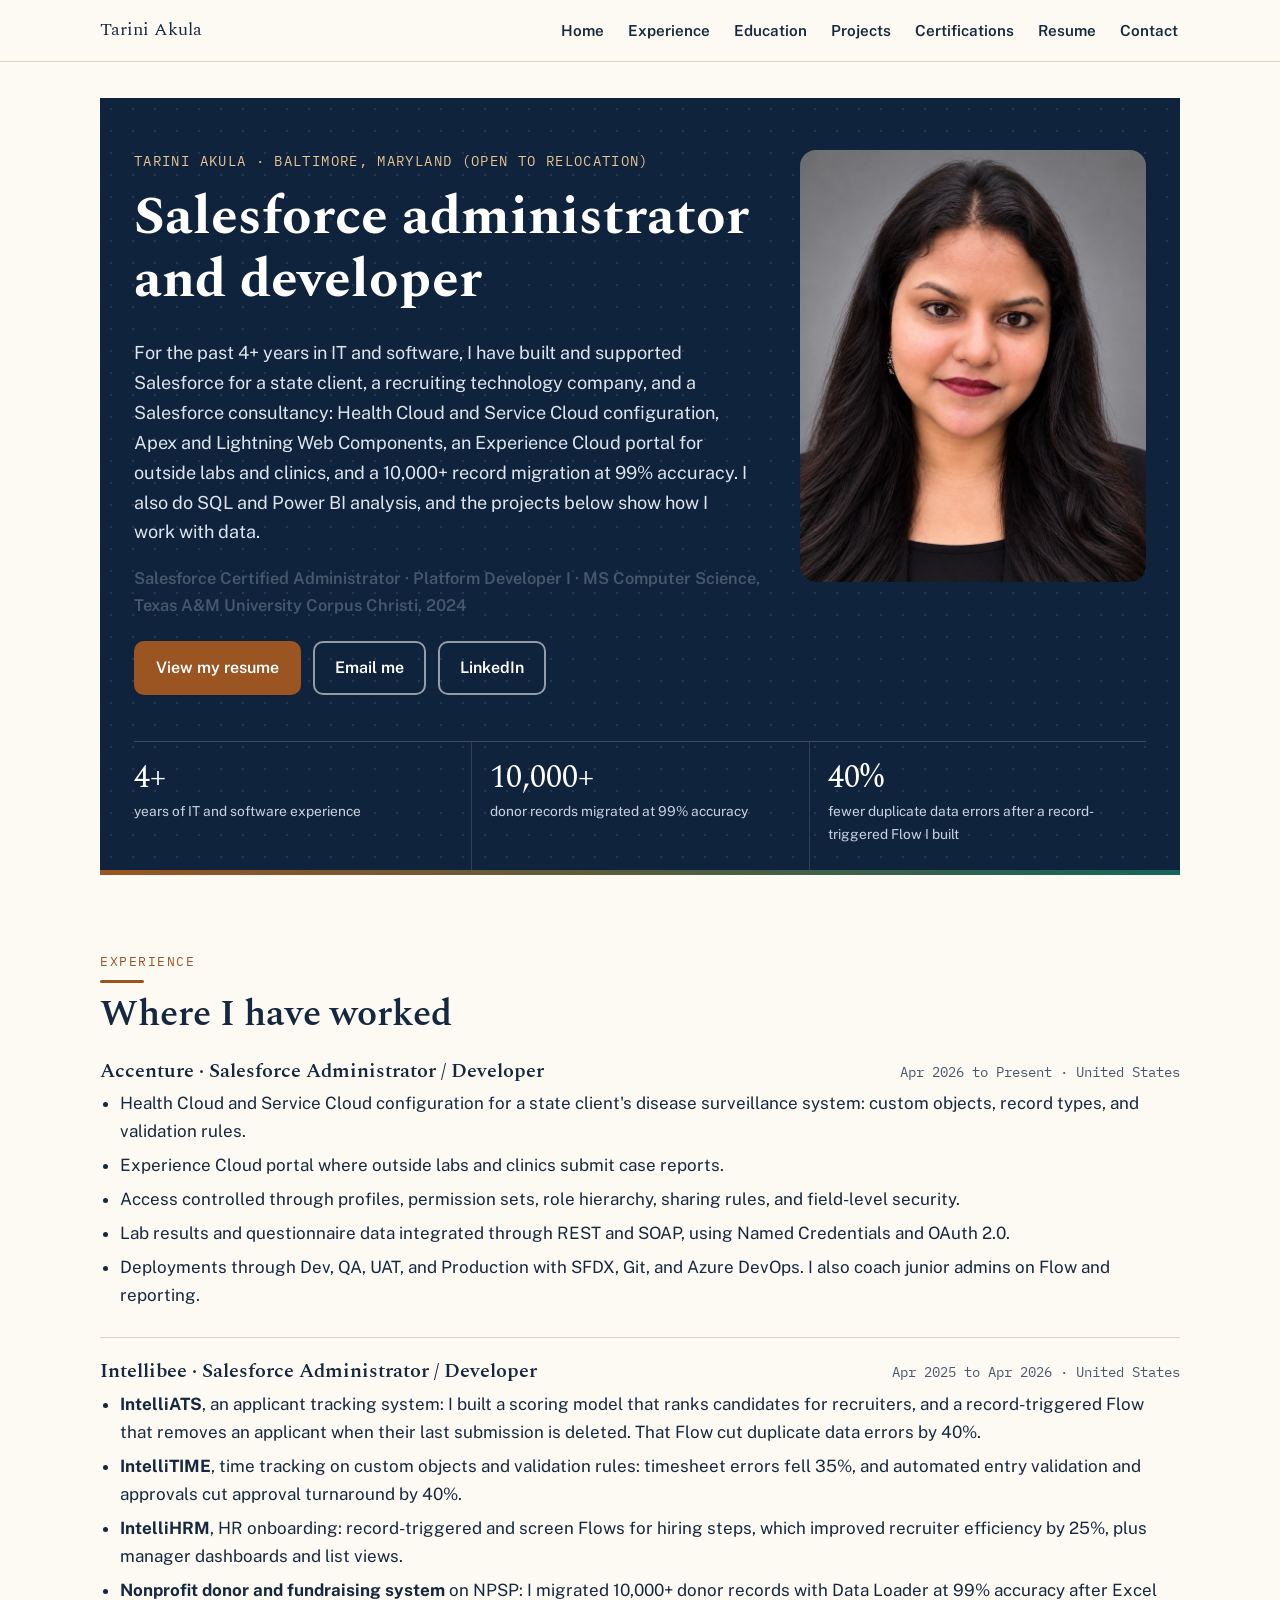
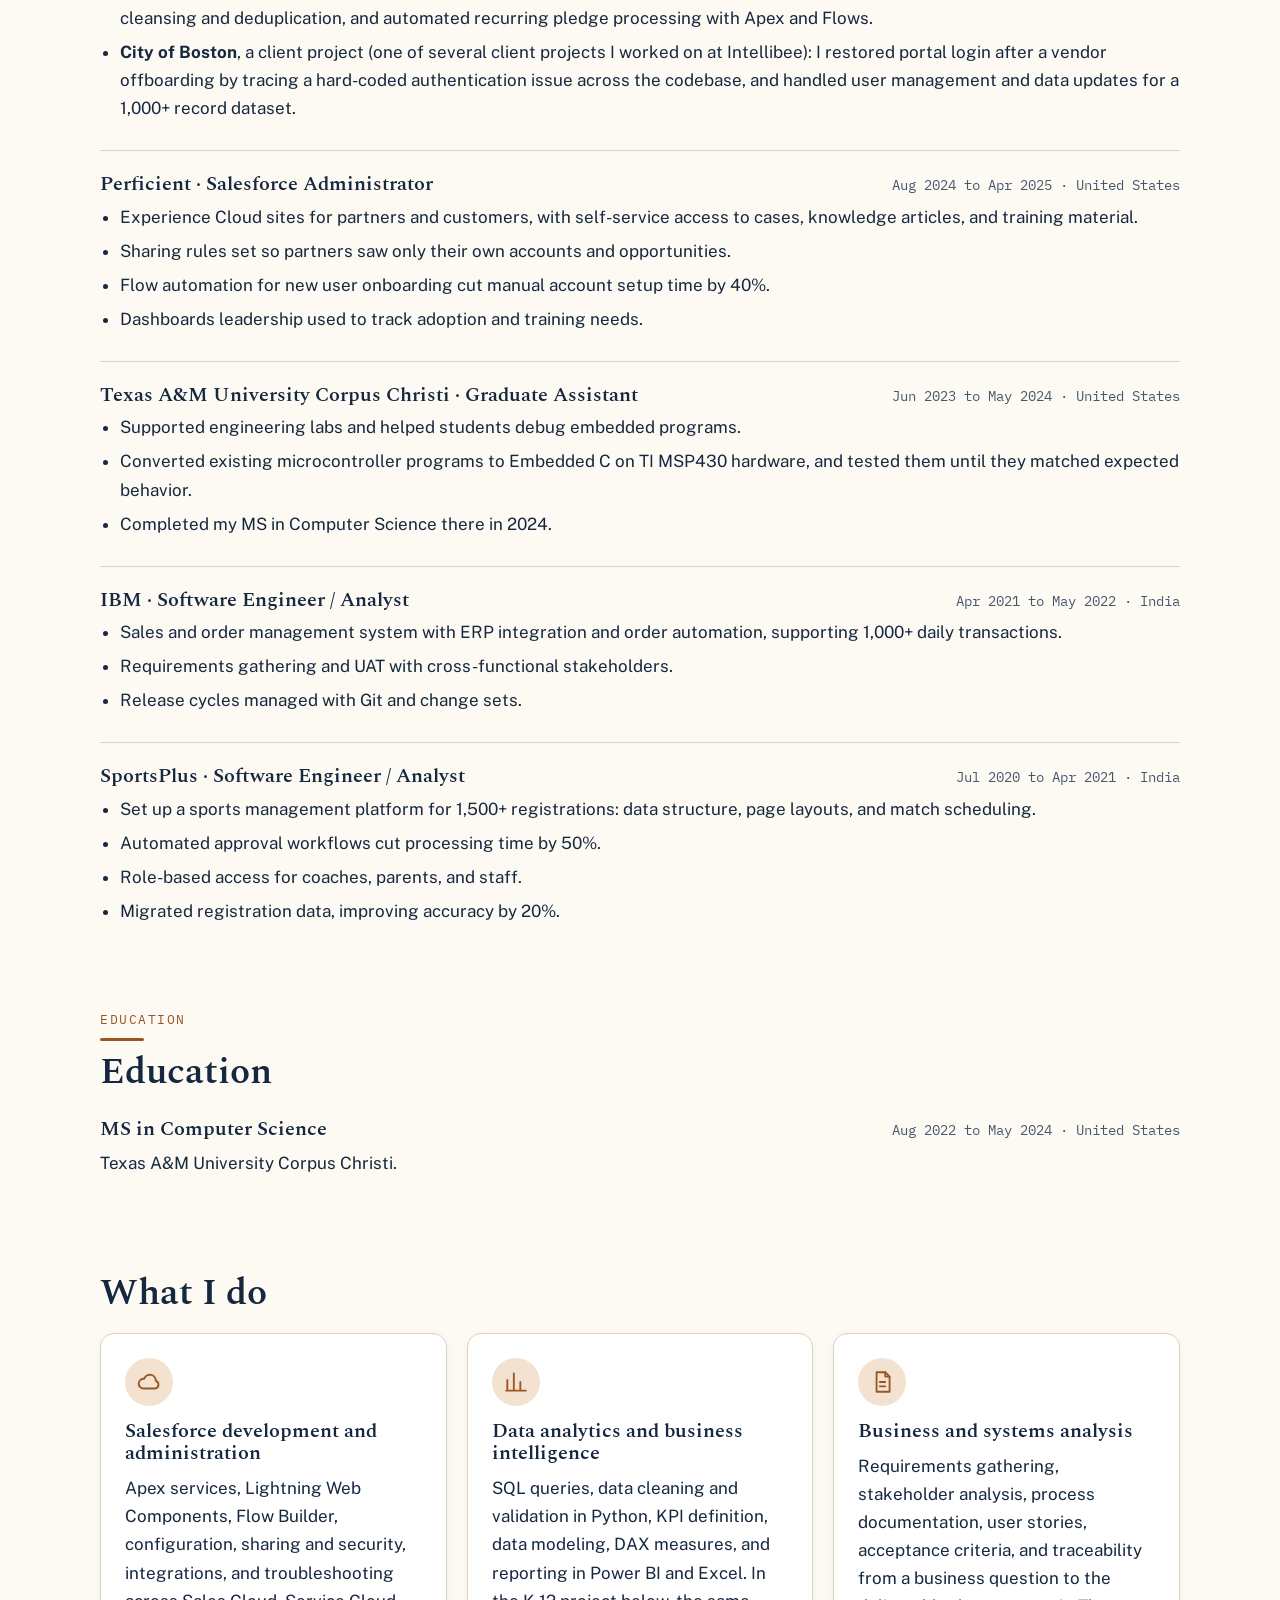
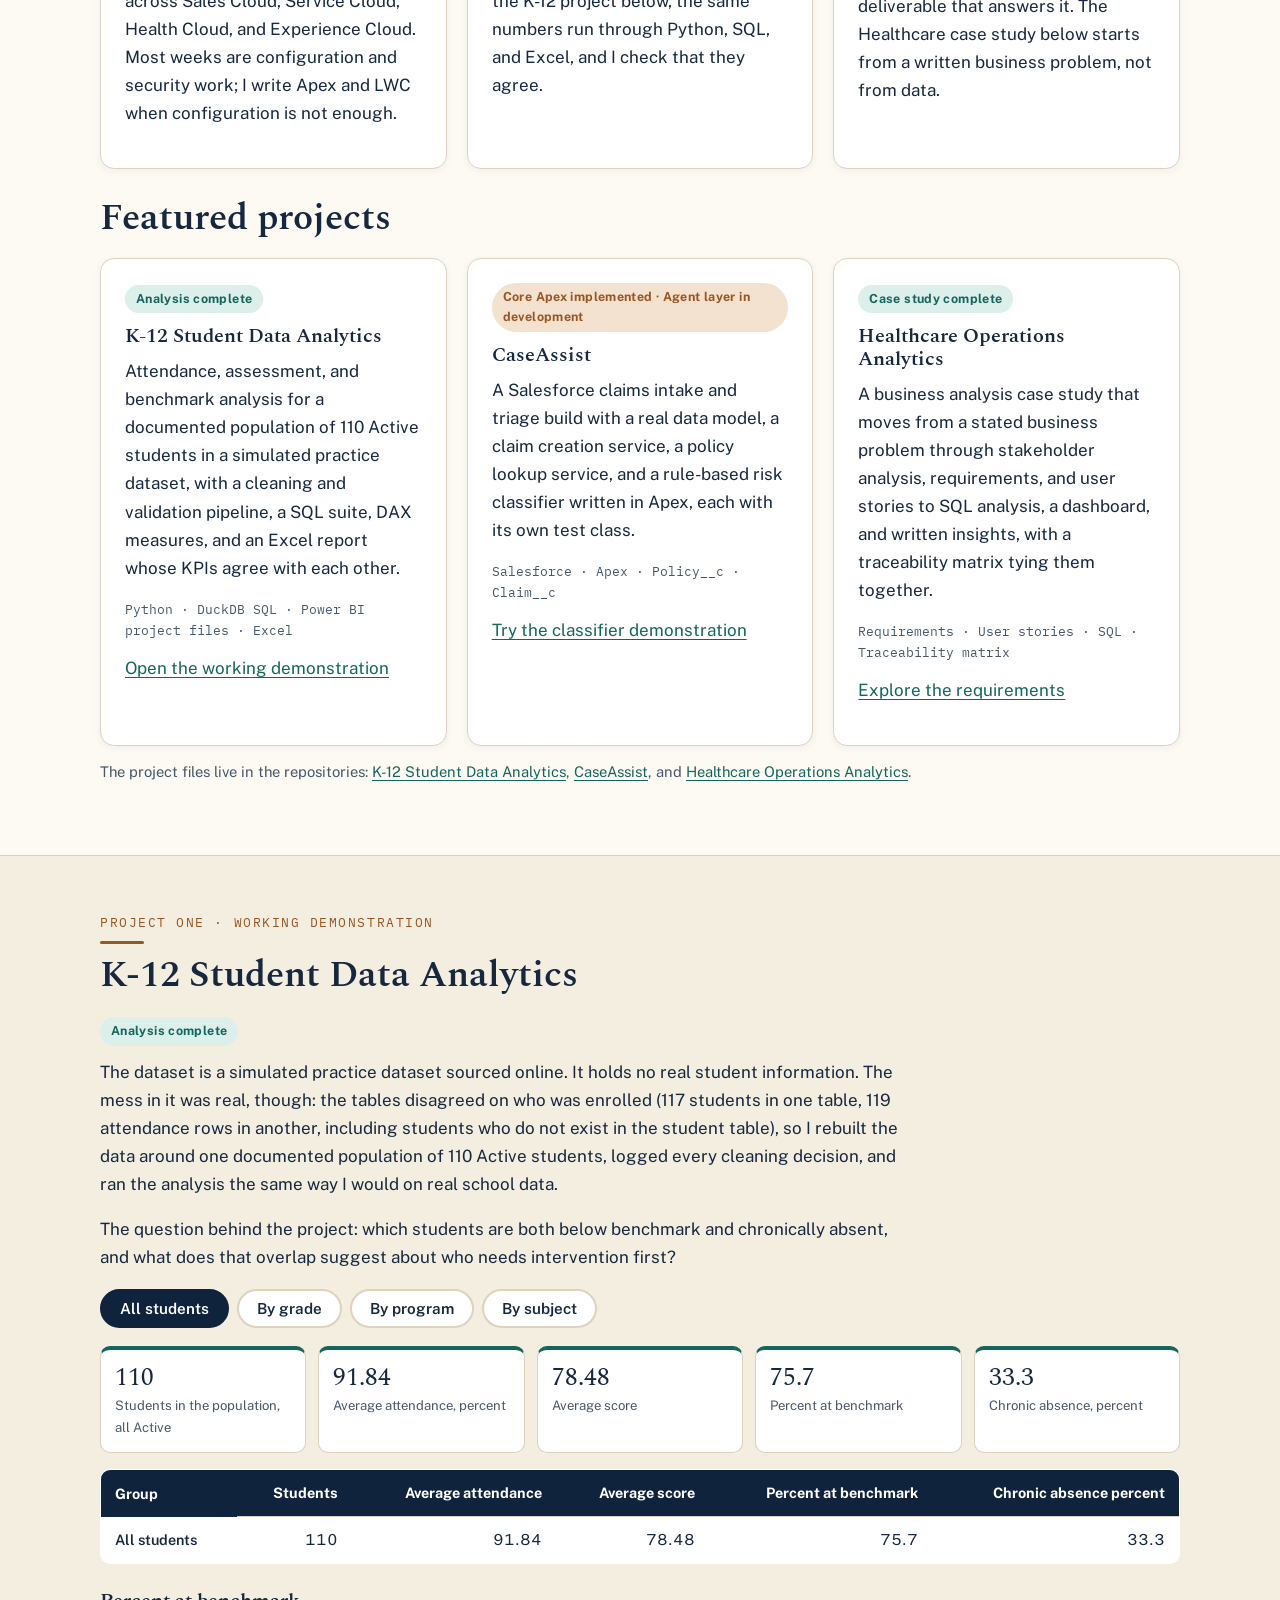
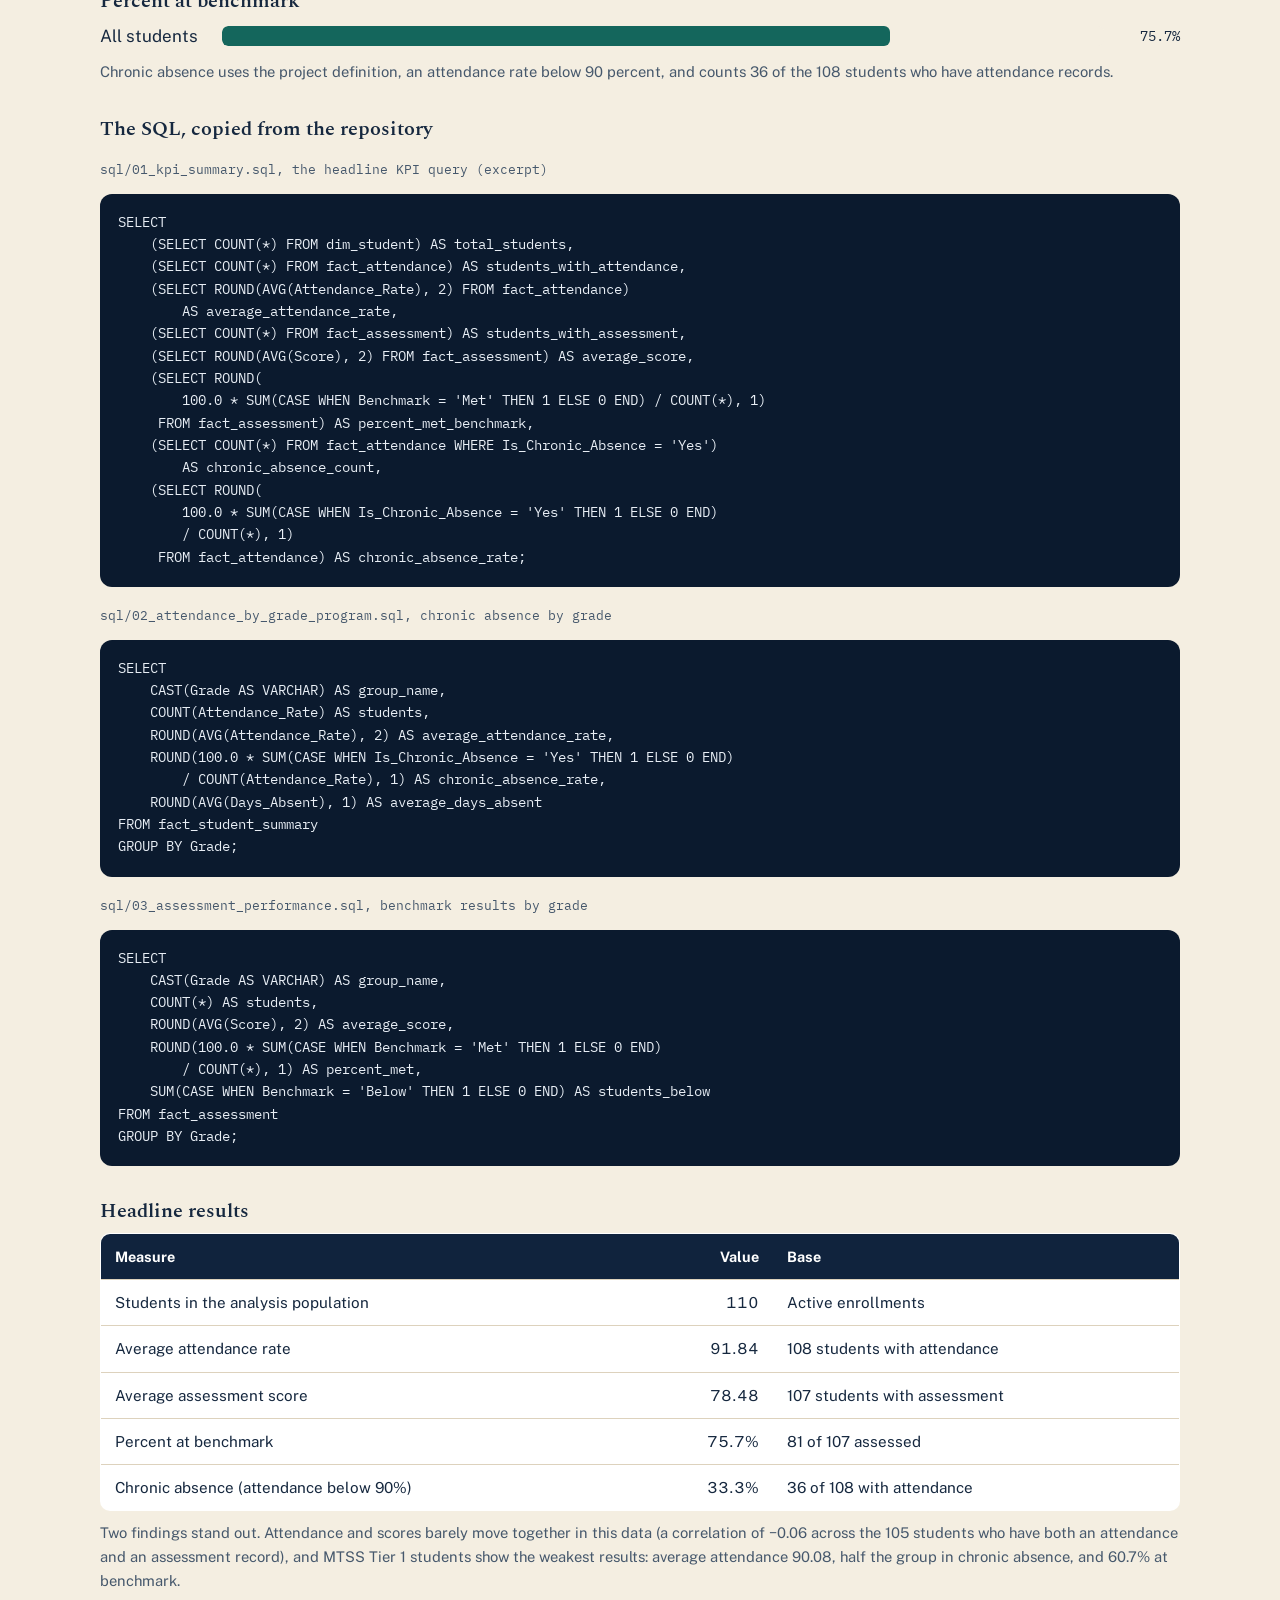
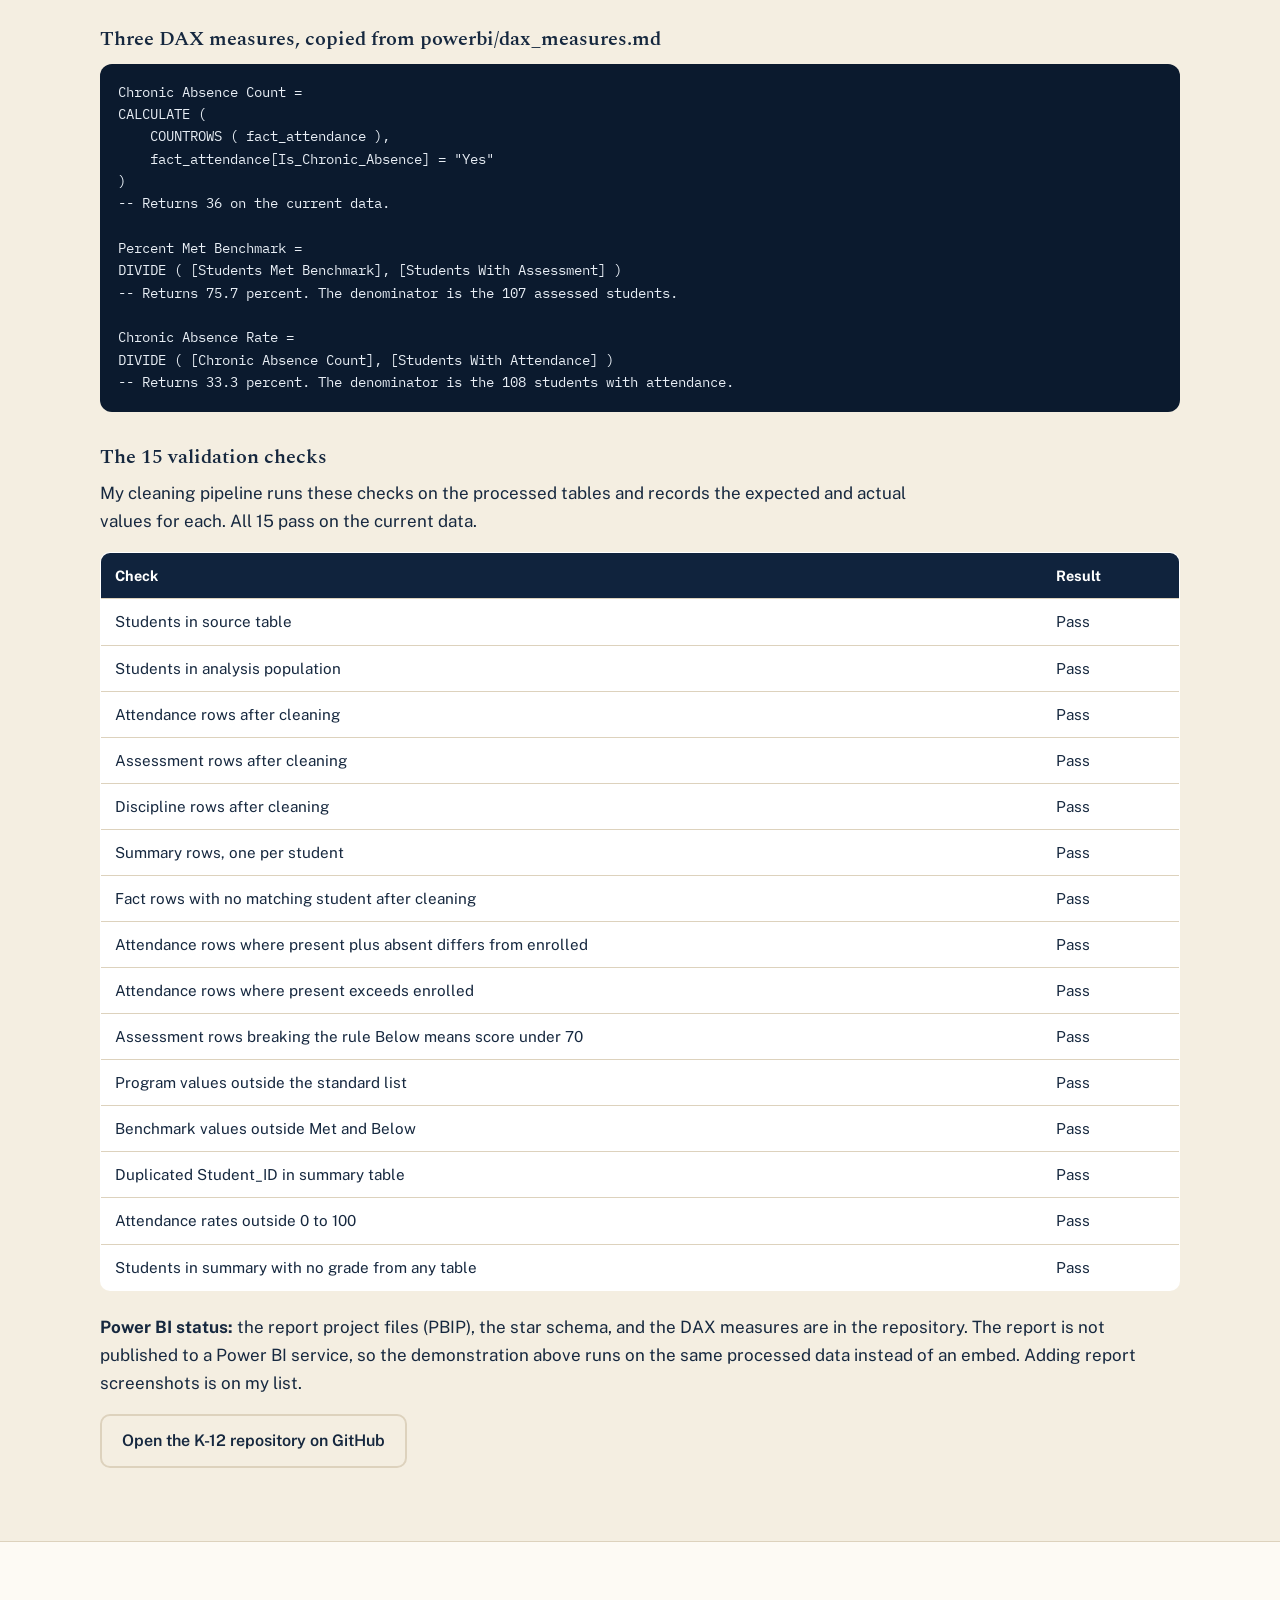
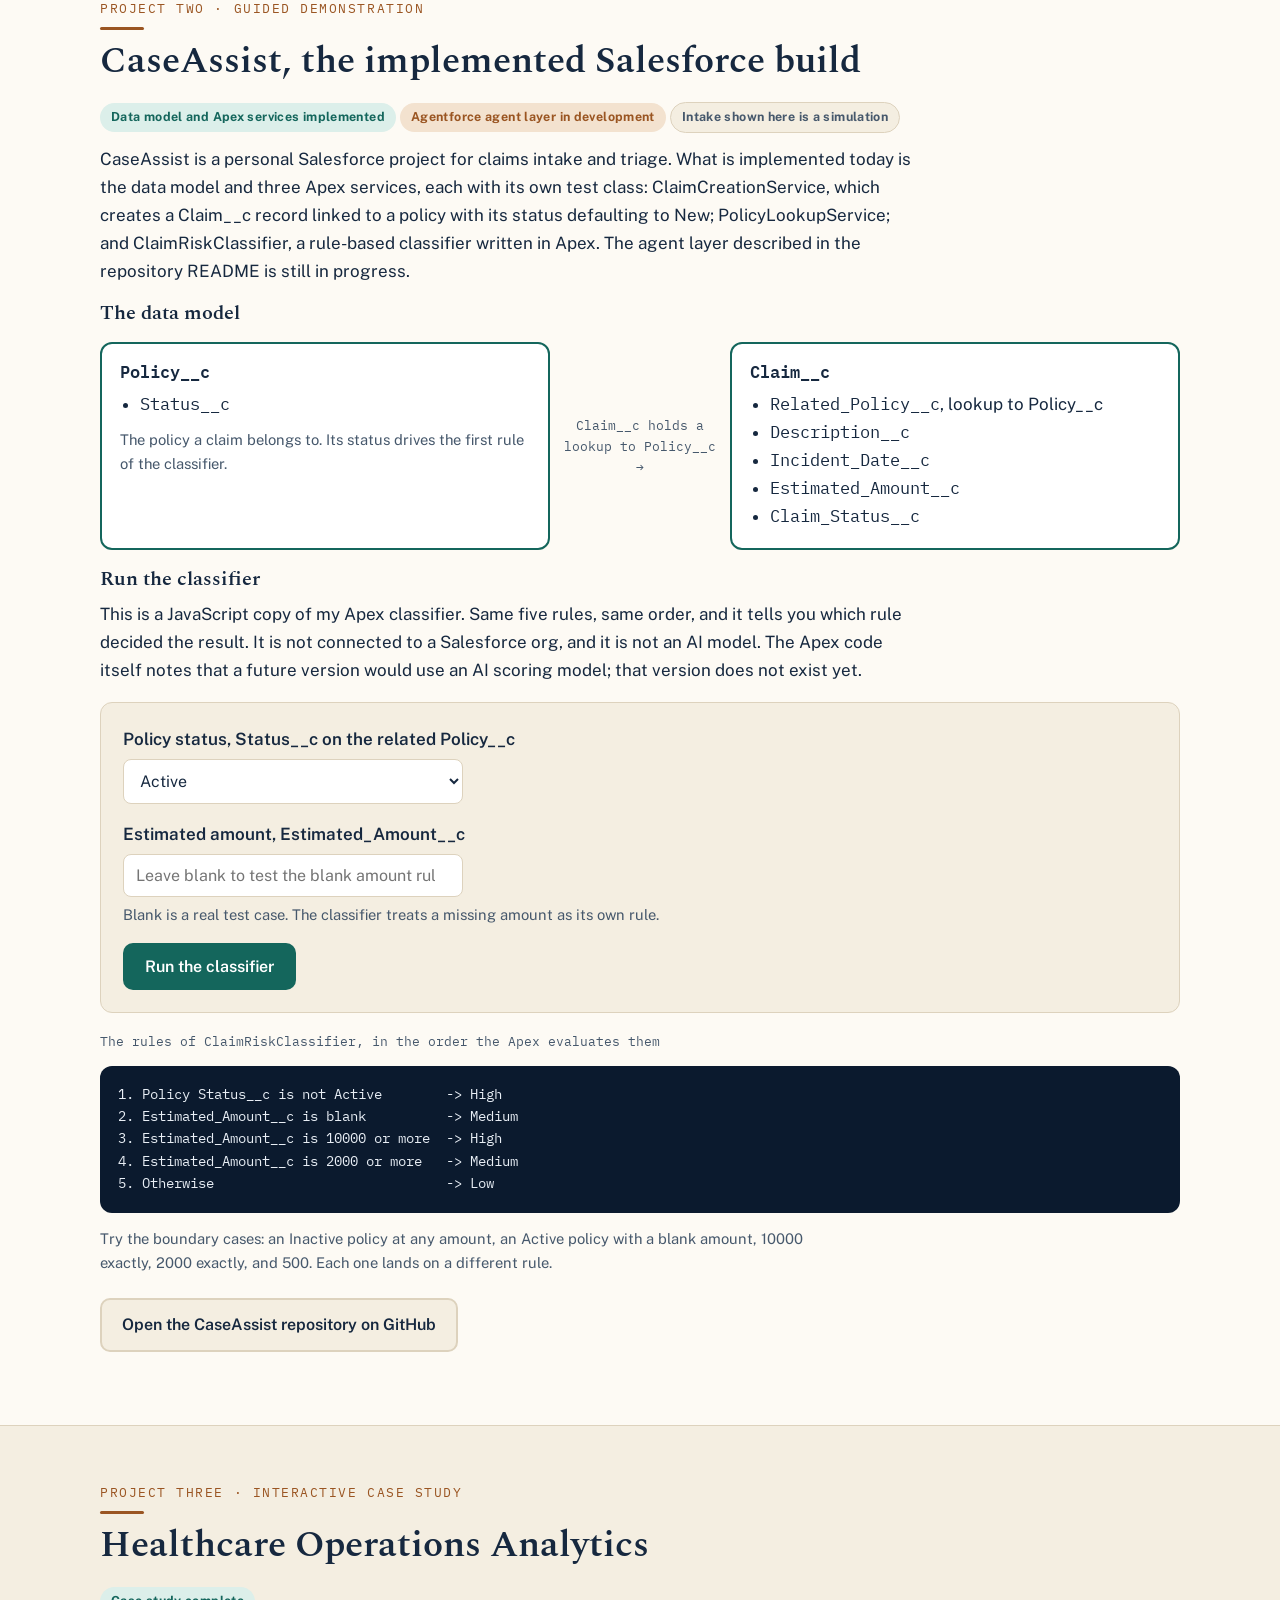
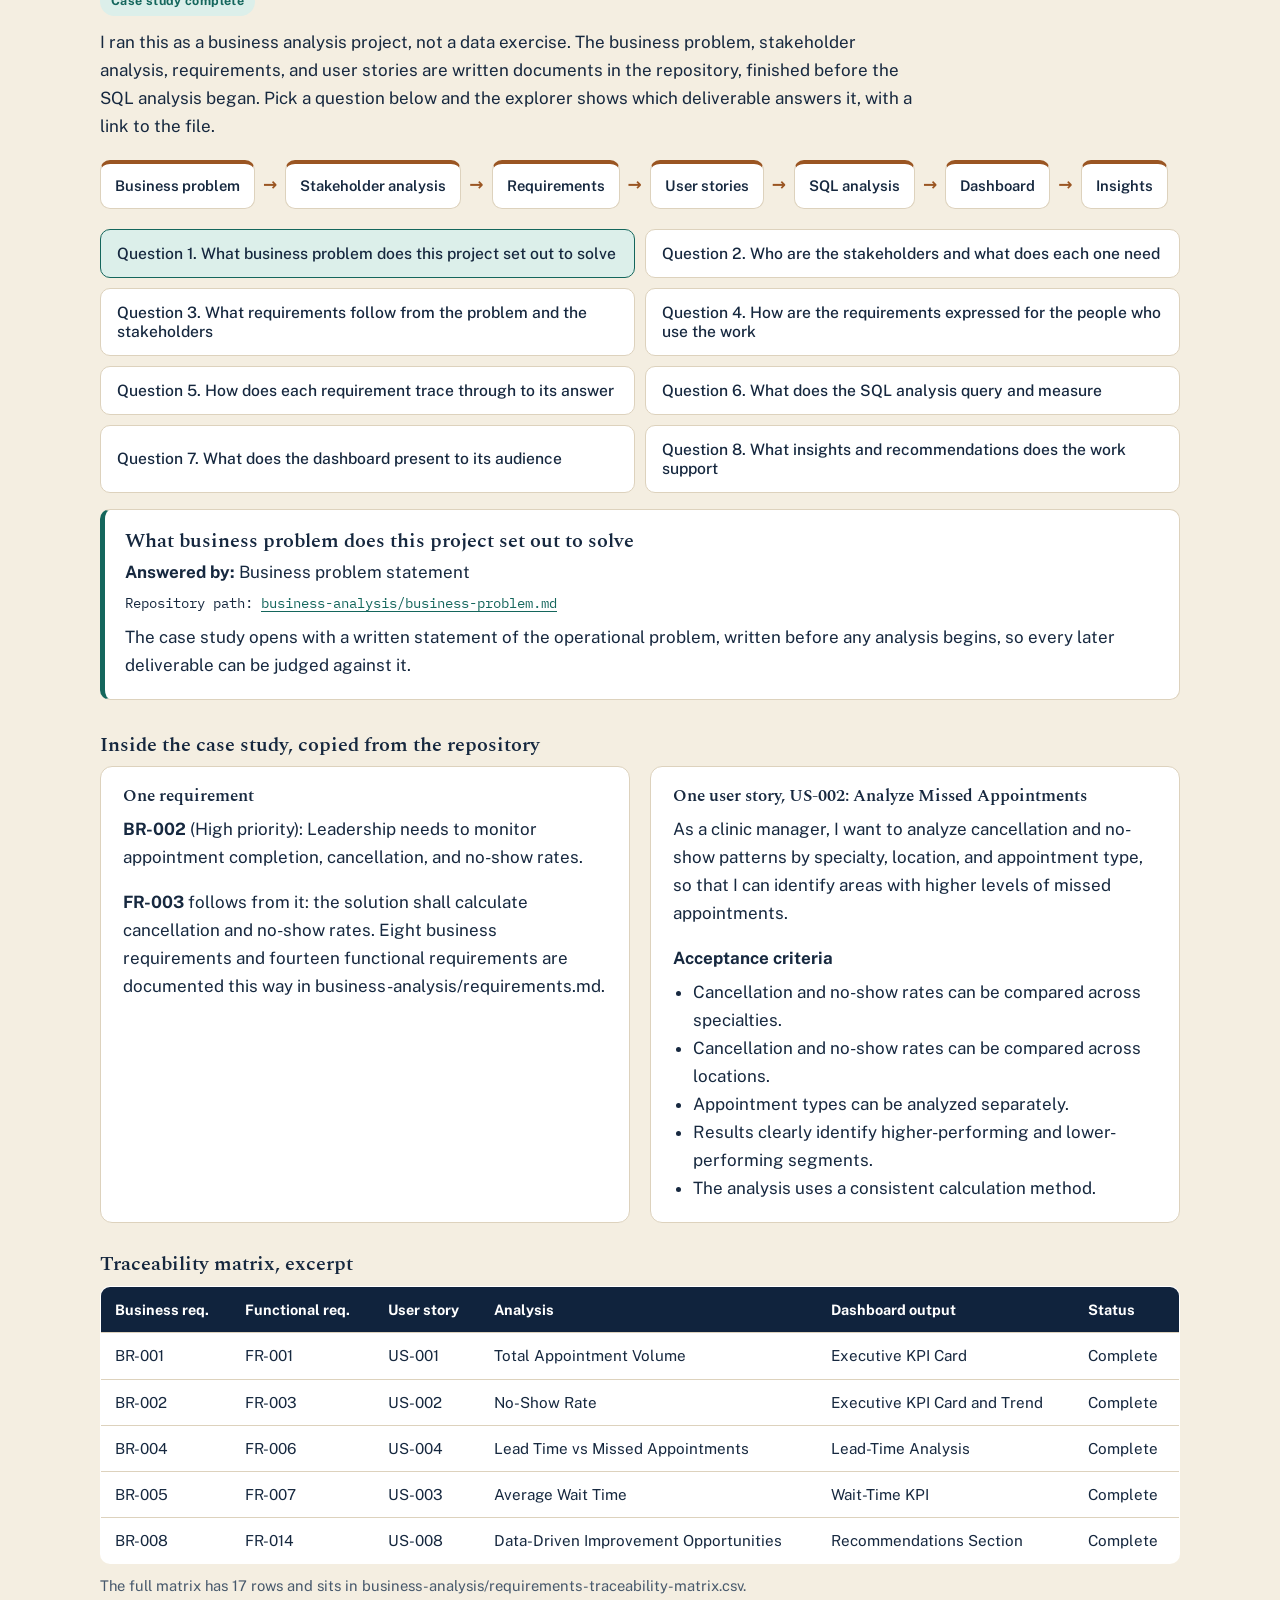
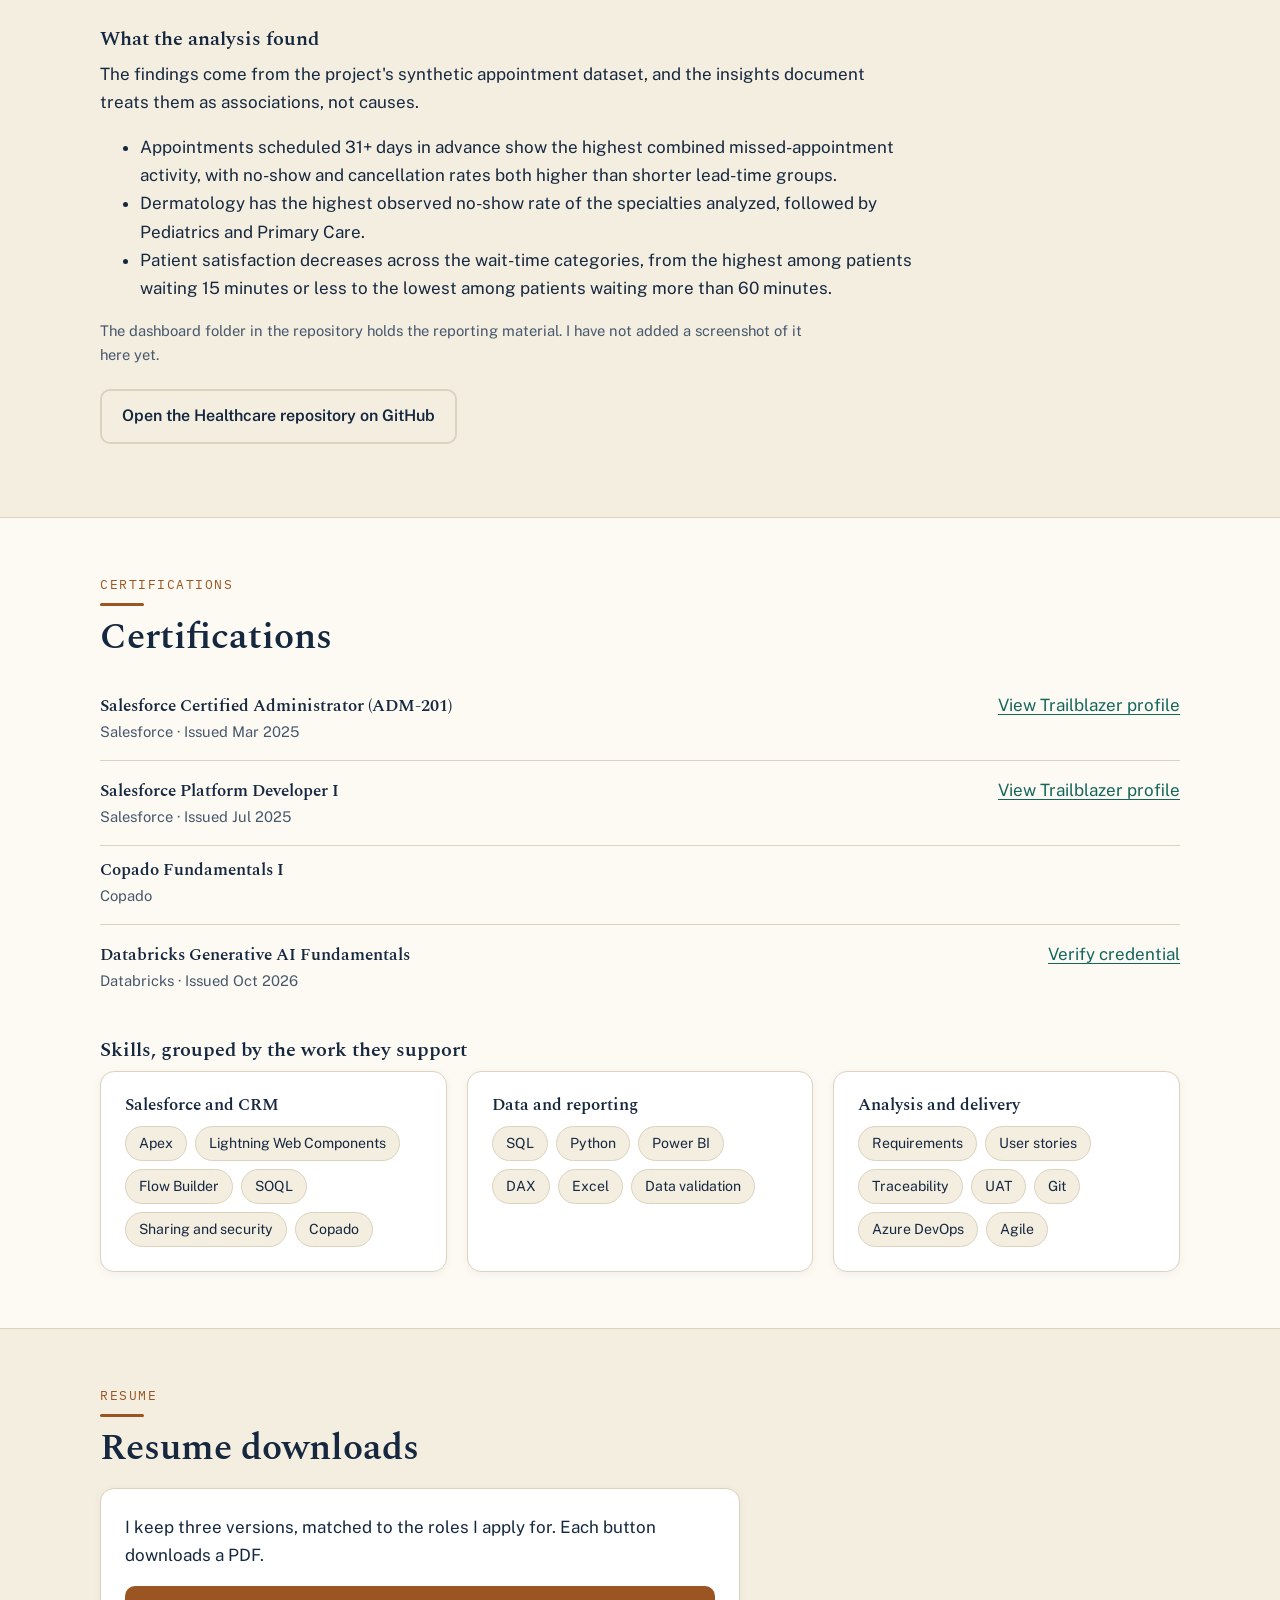
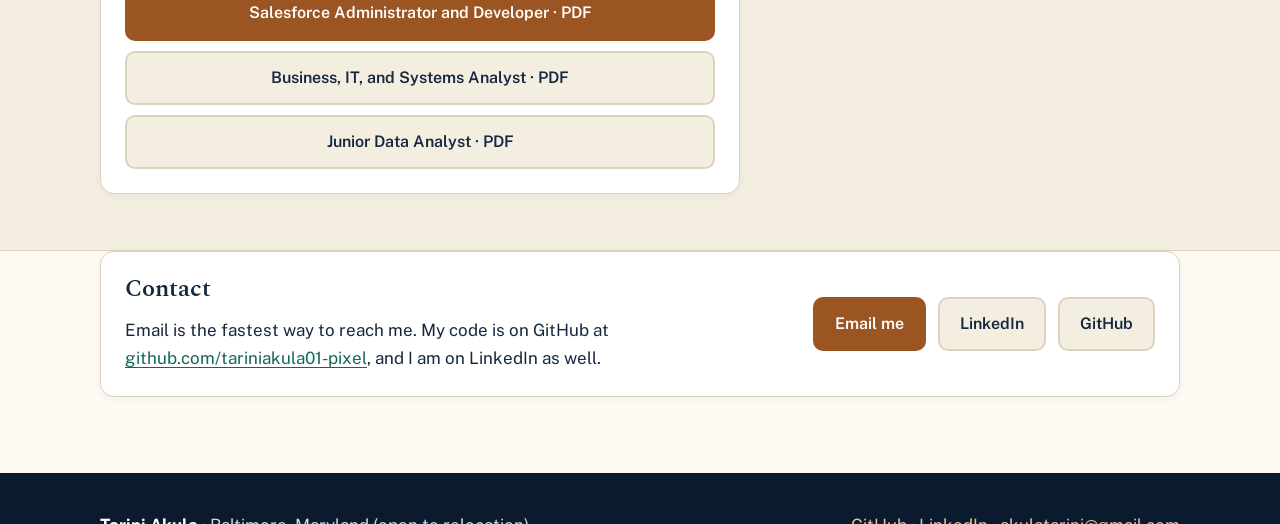
<file: index.html>
<!doctype html>
<html lang="en">
  <head>
    <meta charset="utf-8" />
    <meta name="viewport" content="width=device-width, initial-scale=1, viewport-fit=cover" />
    <meta name="color-scheme" content="light dark" />
    <meta name="description" content="Salesforce Administrator and Developer in Baltimore, MD with 4+ years of experience in Health Cloud, Service Cloud, Experience Cloud, Apex, LWC and Flow. Certified Administrator and Platform Developer I." />
    <link rel="canonical" href="https://tariniakula01-pixel.github.io/" />
    <meta property="og:title" content="Tarini Akula · Salesforce Administrator and Developer" />
    <meta property="og:description" content="Salesforce Administrator and Developer in Baltimore, MD with 4+ years of experience in Health Cloud, Service Cloud, Experience Cloud, Apex, LWC and Flow. Certified Administrator and Platform Developer I." />
    <meta property="og:type" content="website" />
    <meta property="og:url" content="https://tariniakula01-pixel.github.io/" />
    <meta name="twitter:card" content="summary" />
    <meta name="twitter:title" content="Tarini Akula · Salesforce Administrator and Developer" />
    <meta name="twitter:description" content="Salesforce Administrator and Developer in Baltimore, MD with 4+ years of experience in Health Cloud, Service Cloud, Experience Cloud, Apex, LWC and Flow. Certified Administrator and Platform Developer I." />
    <!-- TODO(user): add a 1200x630 social preview image and an og:image tag pointing to it -->
    <link rel="icon" href="data:image/svg+xml,%3Csvg xmlns='http://www.w3.org/2000/svg' viewBox='0 0 64 64'%3E%3Crect width='64' height='64' rx='12' fill='%2310233d'/%3E%3Ctext x='32' y='43' font-family='Georgia,serif' font-size='27' fill='%23e9c491' text-anchor='middle'%3ETA%3C/text%3E%3C/svg%3E" />
    <title>Tarini Akula · Salesforce Administrator and Developer</title>
    <link rel="preconnect" href="https://fonts.googleapis.com" />
    <link rel="preconnect" href="https://fonts.gstatic.com" crossorigin />
    <link href="https://fonts.googleapis.com/css2?family=Spectral:wght@500;600;700&family=Public+Sans:wght@400;500;600;700&family=IBM+Plex+Mono:wght@400;500&display=swap" rel="stylesheet" />
    <style>
      :root{
        --bg:#fdfaf4; --surface:#ffffff; --surface2:#f4eee1; --ink:#16283f; --ink2:#46586c;
        --navy:#10233d; --navy2:#0b1a2e; --copper:#9a5522; --copper-soft:#f3e2cf;
        --teal:#14665c; --teal-soft:#dcefea; --line:#ddd2bd; --gold:#c99a4a;
        --shadow:0 10px 30px rgba(16,35,61,.10);
        --radius:14px;
      }
      @media (prefers-color-scheme: dark){
        :root{
          --bg:#0b1524; --surface:#12233c; --surface2:#16293f; --ink:#f2ecdf; --ink2:#c3cdd9;
          --navy:#0e2038; --navy2:#081426; --copper:#d08b47; --copper-soft:#3a2a18;
          --teal:#3fae9d; --teal-soft:#123a35; --line:#2c435f; --gold:#d9ab5e;
          --shadow:0 10px 30px rgba(0,0,0,.35);
        }
      }
      *{box-sizing:border-box}
      html{scroll-behavior:smooth}
      @media (prefers-reduced-motion: reduce){ html{scroll-behavior:auto} *{transition:none !important} }
      body{margin:0;background:var(--bg);color:var(--ink);font-family:"Public Sans",system-ui,sans-serif;font-size:17px;line-height:1.65}
      h1,h2,h3{font-family:"Spectral",Georgia,serif;line-height:1.15;margin:0 0 .5em}
      h1{font-size:clamp(2rem,5vw,3.4rem);font-weight:700}
      h2{font-size:clamp(1.55rem,3.4vw,2.3rem);font-weight:600}
      h3{font-size:1.22rem;font-weight:600}
      p{margin:0 0 1em}
      a{color:var(--teal);text-underline-offset:3px}
      a:focus-visible,button:focus-visible,input:focus-visible,select:focus-visible{outline:3px solid var(--copper);outline-offset:2px;border-radius:4px}
      .mono{font-family:"IBM Plex Mono",ui-monospace,monospace}
      .wrap{max-width:1120px;margin:0 auto;padding:0 20px}
      pre.wrapcode code{white-space:pre-wrap;word-break:break-word}

      nav.mainnav{position:sticky;top:0;z-index:20;background:var(--bg);border-bottom:1px solid var(--line)}
      nav.mainnav .wrap{display:flex;flex-wrap:wrap;gap:6px 20px;align-items:center;padding-top:12px;padding-bottom:12px}
      nav.mainnav a{color:var(--ink);text-decoration:none;font-weight:600;font-size:.95rem;padding:6px 2px}
      nav.mainnav a:hover{color:var(--copper)}
      nav.mainnav .brand{font-family:"Spectral",serif;font-size:1.15rem;margin-right:auto}

      section{padding:56px 0;scroll-margin-top:64px}
      .eyebrow{font-family:"IBM Plex Mono",monospace;font-size:.8rem;letter-spacing:.12em;text-transform:uppercase;color:var(--copper);margin-bottom:10px}
      .eyebrow::after{content:"";display:block;width:44px;height:3px;background:var(--copper);margin-top:8px;border-radius:2px}
      .muted{color:var(--ink2)}
      .small{font-size:.92rem}

      .hero{background:var(--navy);color:#f4efe3;padding:52px 34px 0;position:relative}
      .hero::before{content:"";position:absolute;inset:0;background-image:radial-gradient(rgba(255,255,255,.10) 1px,transparent 1px);background-size:22px 22px;pointer-events:none}
      .heroGrid{position:relative;display:grid;grid-template-columns:1.55fr .85fr;gap:36px;align-items:start}
      .hero h1{color:#fff}
      .hero .lede{font-size:1.13rem;color:#dde5ee;max-width:34em}
      .ctaRow{display:flex;flex-wrap:wrap;gap:12px;margin:22px 0 8px}
      .btn{display:inline-block;border-radius:10px;padding:12px 20px;font-weight:600;text-decoration:none;border:2px solid transparent;cursor:pointer;font-size:1rem;font-family:inherit}
      .btnCopper{background:var(--copper);color:#fff}
      .btnCopper:hover{background:#97571f}
      .btnGhost{background:transparent;color:#fff;border-color:rgba(255,255,255,.55)}
      .btnGhost:hover{border-color:#fff}
      .btnTeal{background:var(--teal);color:#fff}
      .btnTeal:hover{filter:brightness(1.1)}
      .btnSoft{background:var(--surface2);color:var(--ink);border-color:var(--line)}
      .photoArea{aspect-ratio:4/5;border-radius:16px;overflow:hidden;background:rgba(255,255,255,.06)}
      .photoArea img{width:100%;height:100%;object-fit:cover;object-position:center 18%;display:block}
      .credStrip{margin:16px 0 0;font-weight:600;color:var(--ink2);font-size:1.02rem}
      .statBand{position:relative;margin-top:38px;border-top:1px solid rgba(255,255,255,.18);display:grid;grid-template-columns:repeat(3,1fr);gap:0}
      .statBand .stat{padding:20px 18px 24px;border-left:1px solid rgba(255,255,255,.14)}
      .statBand .stat:first-child{border-left:none;padding-left:0}
      .statNum{font-family:"Spectral",serif;font-size:2rem;color:#fff;line-height:1}
      .statLbl{font-size:.86rem;color:#c9d4e1;margin-top:6px}
      .heroRule{height:5px;background:linear-gradient(90deg,var(--copper),var(--teal))}

      .grid3{display:grid;grid-template-columns:repeat(3,1fr);gap:20px}
      .grid2{display:grid;grid-template-columns:repeat(2,1fr);gap:20px}
      .card{background:var(--surface);border:1px solid var(--line);border-radius:var(--radius);padding:24px;box-shadow:0 2px 8px rgba(16,35,61,.05);transition:transform .18s ease,box-shadow .18s ease}
      .card:hover{transform:translateY(-3px);box-shadow:var(--shadow)}
      .iconDisc{width:48px;height:48px;border-radius:50%;background:var(--copper-soft);display:flex;align-items:center;justify-content:center;margin-bottom:14px}
      .iconDisc svg{width:26px;height:26px;stroke:var(--copper);fill:none;stroke-width:1.7;stroke-linecap:round;stroke-linejoin:round}
      .status{display:inline-block;font-size:.78rem;font-weight:700;letter-spacing:.03em;padding:4px 11px;border-radius:999px;margin-bottom:12px}
      .statusDone{background:var(--teal-soft);color:var(--teal)}
      .statusDev{background:var(--copper-soft);color:var(--copper)}
      .statusSim{background:var(--surface2);color:var(--ink2);border:1px solid var(--line)}
      .techline{font-family:"IBM Plex Mono",monospace;font-size:.8rem;color:var(--ink2);margin-top:10px}

      .expItem{border-top:1px solid var(--line);padding:22px 0}
      .expItem:first-of-type{border-top:none;padding-top:6px}
      .expHead{display:flex;flex-wrap:wrap;gap:4px 16px;align-items:baseline;justify-content:space-between}
      .expHead h3{margin:0}
      .expDates{font-family:"IBM Plex Mono",monospace;font-size:.85rem;color:var(--ink2)}
      .expItem ul{margin:6px 0 0;padding-left:20px}
      .expItem li{margin-bottom:6px}

      .tabs{display:flex;flex-wrap:wrap;gap:8px;margin:18px 0}
      .tabbtn{border:2px solid var(--line);background:var(--surface);color:var(--ink);border-radius:999px;padding:9px 18px;font-weight:600;cursor:pointer;font-family:inherit;font-size:.95rem}
      .tabbtn[aria-pressed="true"]{background:var(--navy);color:#fff;border-color:var(--navy)}
      .kpiRow{display:grid;grid-template-columns:repeat(5,1fr);gap:12px;margin:16px 0}
      .kpi{background:var(--surface);border:1px solid var(--line);border-top:4px solid var(--teal);border-radius:10px;padding:14px}
      .kpi .n{font-family:"Spectral",serif;font-size:1.55rem;line-height:1.1}
      .kpi .l{font-size:.82rem;color:var(--ink2);margin-top:4px}
      table{width:100%;border-collapse:collapse;background:var(--surface);border:1px solid var(--line);border-radius:10px;overflow:hidden}
      th{background:var(--navy);color:#fff;text-align:left;padding:11px 14px;font-size:.9rem}
      td{padding:10px 14px;border-top:1px solid var(--line);font-size:.95rem}
      td.num,th.num{text-align:right;font-variant-numeric:tabular-nums}
      .barRow{display:grid;grid-template-columns:110px 1fr 64px;gap:12px;align-items:center;margin:10px 0}
      .barTrack{background:var(--surface2);border-radius:6px;height:20px;overflow:hidden}
      .barFill{height:100%;background:var(--teal);border-radius:6px}
      .barVal{font-family:"IBM Plex Mono",monospace;font-size:.9rem;text-align:right}
      pre{background:var(--navy2);color:#e8eef5;border-radius:12px;padding:18px;overflow-x:auto;font-size:.86rem;line-height:1.55}
      pre code{font-family:"IBM Plex Mono",monospace;white-space:pre}
      .codeLbl{font-family:"IBM Plex Mono",monospace;font-size:.8rem;color:var(--ink2);margin:18px 0 8px}

      .modelGrid{display:grid;grid-template-columns:1fr auto 1fr;gap:14px;align-items:stretch;margin:18px 0}
      .objBox{background:var(--surface);border:2px solid var(--teal);border-radius:12px;padding:18px}
      .objBox h3{font-family:"IBM Plex Mono",monospace;font-size:1.05rem}
      .objBox ul{margin:8px 0 0;padding-left:20px}
      .linkArrow{display:flex;align-items:center;justify-content:center;font-family:"IBM Plex Mono",monospace;font-size:.8rem;color:var(--ink2);text-align:center}
      .simBox{background:var(--surface2);border:1px solid var(--line);border-radius:12px;padding:22px}
      .field{margin-bottom:16px}
      .field label{display:block;font-weight:600;margin-bottom:6px}
      .field select,.field input{width:100%;max-width:340px;padding:11px 12px;border:1px solid var(--line);border-radius:8px;background:var(--surface);color:var(--ink);font-size:1rem;font-family:inherit}
      .resultBox{margin-top:16px;border-radius:10px;padding:16px 18px;display:none}
      .resultBox.show{display:block}
      .riskHigh{background:#f9e3e0;color:#7c2118}
      .riskMedium{background:#f7ecd2;color:#6d5210}
      .riskLow{background:var(--teal-soft);color:var(--teal)}
      @media (prefers-color-scheme: dark){
        .riskHigh{background:#472019;color:#f3b8ae}.riskMedium{background:#453713;color:#ecd28e}.riskLow{background:#123a35;color:#7fd4c5}
      }
      .riskWord{font-family:"Spectral",serif;font-size:1.5rem}

      .flowRow{display:flex;flex-wrap:wrap;gap:8px;align-items:center;margin:20px 0}
      .flowStep{background:var(--surface);border:1px solid var(--line);border-top:4px solid var(--copper);border-radius:10px;padding:10px 14px;font-weight:600;font-size:.92rem}
      .flowArrow{color:var(--copper);font-weight:700}
      .qList{display:grid;grid-template-columns:repeat(2,1fr);gap:10px;margin:16px 0}
      .qBtn{text-align:left;background:var(--surface);border:1px solid var(--line);border-radius:10px;padding:14px 16px;cursor:pointer;font-family:inherit;font-size:.98rem;color:var(--ink);font-weight:500}
      .qBtn[aria-pressed="true"]{border-color:var(--teal);background:var(--teal-soft)}
      .qDetail{background:var(--surface);border:1px solid var(--line);border-left:5px solid var(--teal);border-radius:10px;padding:20px}
      .excerpt{background:var(--surface);border:1px solid var(--line);border-radius:12px;padding:20px 22px}
      .excerpt ul{margin:6px 0 0;padding-left:20px}

      .pillRow{display:flex;flex-wrap:wrap;gap:8px;margin-top:10px}
      .pill{background:var(--surface2);border:1px solid var(--line);border-radius:999px;padding:5px 13px;font-size:.88rem}
      .certRow{display:flex;flex-wrap:wrap;gap:4px 18px;align-items:baseline;justify-content:space-between;border-top:1px solid var(--line);padding:15px 0}
      .certRow:first-of-type{border-top:none}
      .certRow h3{margin:0;font-size:1.08rem}
      .certRow .issuer{color:var(--ink2);font-size:.92rem}
      .resumeBtn{display:block;text-align:center;width:100%}

      footer{background:var(--navy2);color:#cfd9e5;padding:38px 0;margin-top:20px}
      footer a{color:#e9c491}
      footer .wrap{display:flex;flex-wrap:wrap;gap:10px 26px;align-items:center;justify-content:space-between}

      @media (max-width:860px){
        .heroGrid{grid-template-columns:1fr}
        .grid3,.grid2,.qList{grid-template-columns:1fr}
        .kpiRow{grid-template-columns:repeat(2,1fr)}
        .statBand{grid-template-columns:1fr}
        .statBand .stat{border-left:none;padding-left:0}
        .modelGrid{grid-template-columns:1fr}
        .linkArrow{padding:4px 0}
        .hero{padding:36px 20px 0}
        section{padding:40px 0}
        .barRow{grid-template-columns:86px 1fr 56px}
      }
    </style>
  </head>
  <body>
    <nav class="mainnav" aria-label="Sections">
      <div class="wrap">
        <span class="brand">Tarini Akula</span>
        <a href="#home">Home</a>
        <a href="#experience">Experience</a>
        <a href="#education">Education</a>
        <a href="#projects">Projects</a>
        <a href="#certifications">Certifications</a>
        <a href="#resume">Resume</a>
        <a href="#contact">Contact</a>
      </div>
    </nav>

    <main id="main">
      <section id="home" aria-label="Introduction" style="padding-top:36px">
        <div class="wrap">
          <div class="hero">
            <div class="heroGrid">
              <div>
                <p class="mono" style="color:#e9c491;font-size:.85rem;letter-spacing:.1em">TARINI AKULA · BALTIMORE, MARYLAND (OPEN TO RELOCATION)</p>
                <h1>Salesforce administrator and developer</h1>
                <p class="lede">For the past 4+ years in IT and software, I have built and supported Salesforce for a state client, a recruiting technology company, and a Salesforce consultancy: Health Cloud and Service Cloud configuration, Apex and Lightning Web Components, an Experience Cloud portal for outside labs and clinics, and a 10,000+ record migration at 99% accuracy. I also do SQL and Power BI analysis, and the projects below show how I work with data.</p>
                <p class="credStrip">Salesforce Certified Administrator · Platform Developer I · MS Computer Science, Texas A&amp;M University Corpus Christi, 2024</p>
                <div class="ctaRow">
                  <a class="btn btnCopper" href="#resume">View my resume</a>
                  <a class="btn btnGhost" href="mailto:akulatarini@gmail.com">Email me</a>
                  <a class="btn btnGhost" href="https://www.linkedin.com/in/tarini-ak">LinkedIn</a>
                </div>
              </div>
              <div>
                <div class="photoArea">
                  <img src="assets/tarini-akula.jpg" alt="Professional headshot of Tarini Akula" width="880" height="880" />
                </div>
              </div>
            </div>
            <div class="statBand" aria-label="Proof points">
              <div class="stat"><div class="statNum">4+</div><div class="statLbl">years of IT and software experience</div></div>
              <div class="stat"><div class="statNum">10,000+</div><div class="statLbl">donor records migrated at 99% accuracy</div></div>
              <div class="stat"><div class="statNum">40%</div><div class="statLbl">fewer duplicate data errors after a record-triggered Flow I built</div></div>
            </div>
          </div>
          <div class="heroRule" aria-hidden="true"></div>
        </div>
      </section>

      <section id="experience" aria-labelledby="exp-h" style="padding-top:20px">
        <div class="wrap">
          <p class="eyebrow">Experience</p>
          <h2 id="exp-h">Where I have worked</h2>

          <article class="expItem">
            <div class="expHead"><h3>Accenture · Salesforce Administrator / Developer</h3><span class="expDates">Apr 2026 to Present · United States</span></div>
            <ul>
              <li>Health Cloud and Service Cloud configuration for a state client's disease surveillance system: custom objects, record types, and validation rules.</li>
              <li>Experience Cloud portal where outside labs and clinics submit case reports.</li>
              <li>Access controlled through profiles, permission sets, role hierarchy, sharing rules, and field-level security.</li>
              <li>Lab results and questionnaire data integrated through REST and SOAP, using Named Credentials and OAuth 2.0.</li>
              <li>Deployments through Dev, QA, UAT, and Production with SFDX, Git, and Azure DevOps. I also coach junior admins on Flow and reporting.</li>
            </ul>
          </article>

          <article class="expItem">
            <div class="expHead"><h3>Intellibee · Salesforce Administrator / Developer</h3><span class="expDates">Apr 2025 to Apr 2026 · United States</span></div>
            <ul>
              <li><strong>IntelliATS</strong>, an applicant tracking system: I built a scoring model that ranks candidates for recruiters, and a record-triggered Flow that removes an applicant when their last submission is deleted. That Flow cut duplicate data errors by 40%.</li>
              <li><strong>IntelliTIME</strong>, time tracking on custom objects and validation rules: timesheet errors fell 35%, and automated entry validation and approvals cut approval turnaround by 40%.</li>
              <li><strong>IntelliHRM</strong>, HR onboarding: record-triggered and screen Flows for hiring steps, which improved recruiter efficiency by 25%, plus manager dashboards and list views.</li>
              <li><strong>Nonprofit donor and fundraising system</strong> on NPSP: I migrated 10,000+ donor records with Data Loader at 99% accuracy after Excel cleansing and deduplication, and automated recurring pledge processing with Apex and Flows.</li>
              <li><strong>City of Boston</strong>, a client project (one of several client projects I worked on at Intellibee): I restored portal login after a vendor offboarding by tracing a hard-coded authentication issue across the codebase, and handled user management and data updates for a 1,000+ record dataset.</li>
              <!-- TODO(user): no baseline or measurement method was provided for the 40%, 35%, 25% or 99% figures in this entry; figures kept exactly as stated -->
            </ul>
          </article>

          <article class="expItem">
            <div class="expHead"><h3>Perficient · Salesforce Administrator</h3><span class="expDates">Aug 2024 to Apr 2025 · United States</span></div>
            <ul>
              <li>Experience Cloud sites for partners and customers, with self-service access to cases, knowledge articles, and training material.</li>
              <li>Sharing rules set so partners saw only their own accounts and opportunities.</li>
              <li>Flow automation for new user onboarding cut manual account setup time by 40%.</li>
              <li>Dashboards leadership used to track adoption and training needs.</li>
            </ul>
            <!-- TODO(user): no baseline or measurement method was provided for the 40% figure in this entry; figure kept exactly as stated -->
          </article>

          <article class="expItem">
            <div class="expHead"><h3>Texas A&amp;M University Corpus Christi · Graduate Assistant</h3><span class="expDates">Jun 2023 to May 2024 · United States</span></div>
            <ul>
              <li>Supported engineering labs and helped students debug embedded programs.</li>
              <li>Converted existing microcontroller programs to Embedded C on TI MSP430 hardware, and tested them until they matched expected behavior.</li>
              <li>Completed my MS in Computer Science there in 2024.</li>
            </ul>
          </article>

          <article class="expItem">
            <div class="expHead"><h3>IBM · Software Engineer / Analyst</h3><span class="expDates">Apr 2021 to May 2022 · India</span></div>
            <ul>
              <li>Sales and order management system with ERP integration and order automation, supporting 1,000+ daily transactions.</li>
              <li>Requirements gathering and UAT with cross-functional stakeholders.</li>
              <li>Release cycles managed with Git and change sets.</li>
            </ul>
          </article>

          <article class="expItem">
            <div class="expHead"><h3>SportsPlus · Software Engineer / Analyst</h3><span class="expDates">Jul 2020 to Apr 2021 · India</span></div>
            <ul>
              <li>Set up a sports management platform for 1,500+ registrations: data structure, page layouts, and match scheduling.</li>
              <li>Automated approval workflows cut processing time by 50%.</li>
              <li>Role-based access for coaches, parents, and staff.</li>
              <li>Migrated registration data, improving accuracy by 20%.</li>
            </ul>
            <!-- TODO(user): no baseline or measurement method was provided for the 50% or 20% figures in this entry; figures kept exactly as stated -->
          </article>
        </div>
      </section>

      <section id="education" aria-labelledby="edu-h" style="padding-top:0">
        <div class="wrap">
          <p class="eyebrow">Education</p>
          <h2 id="edu-h">Education</h2>
          <article class="expItem">
            <div class="expHead"><h3>MS in Computer Science</h3><span class="expDates">Aug 2022 to May 2024 · United States</span></div>
            <p style="margin-top:8px">Texas A&amp;M University Corpus Christi.</p>
          </article>
          <!-- TODO(user): undergraduate degree (institution, field, years) not provided -->
        </div>
      </section>

      <section aria-labelledby="do-h" style="padding-top:0">
        <div class="wrap">
          <h2 id="do-h">What I do</h2>
          <div class="grid3">
            <article class="card">
              <div class="iconDisc" aria-hidden="true"><svg viewBox="0 0 24 24"><path d="M7 18a4.5 4.5 0 1 1 .6-8.96A5.5 5.5 0 0 1 18.3 11 3.6 3.6 0 0 1 17.5 18H7z"/></svg></div>
              <h3>Salesforce development and administration</h3>
              <p>Apex services, Lightning Web Components, Flow Builder, configuration, sharing and security, integrations, and troubleshooting across Sales Cloud, Service Cloud, Health Cloud, and Experience Cloud. Most weeks are configuration and security work; I write Apex and LWC when configuration is not enough.</p>
            </article>
            <article class="card">
              <div class="iconDisc" aria-hidden="true"><svg viewBox="0 0 24 24"><path d="M4 20V10M10 20V4M16 20v-8M21 20H3"/></svg></div>
              <h3>Data analytics and business intelligence</h3>
              <p>SQL queries, data cleaning and validation in Python, KPI definition, data modeling, DAX measures, and reporting in Power BI and Excel. In the K-12 project below, the same numbers run through Python, SQL, and Excel, and I check that they agree.</p>
            </article>
            <article class="card">
              <div class="iconDisc" aria-hidden="true"><svg viewBox="0 0 24 24"><path d="M7 3h8l4 4v14H7z"/><path d="M15 3v4h4M10 12h5M10 16h5"/></svg></div>
              <h3>Business and systems analysis</h3>
              <p>Requirements gathering, stakeholder analysis, process documentation, user stories, acceptance criteria, and traceability from a business question to the deliverable that answers it. The Healthcare case study below starts from a written business problem, not from data.</p>
            </article>
          </div>

          <div style="height:28px"></div>
          <h2 id="projects">Featured projects</h2>
          <div class="grid3">
            <article class="card">
              <span class="status statusDone">Analysis complete</span>
              <h3>K-12 Student Data Analytics</h3>
              <p>Attendance, assessment, and benchmark analysis for a documented population of 110 Active students in a simulated practice dataset, with a cleaning and validation pipeline, a SQL suite, DAX measures, and an Excel report whose KPIs agree with each other.</p>
              <p class="techline">Python · DuckDB SQL · Power BI project files · Excel</p>
              <p style="margin-top:12px"><a href="#k12">Open the working demonstration</a></p>
            </article>
            <article class="card">
              <span class="status statusDev">Core Apex implemented · Agent layer in development</span>
              <h3>CaseAssist</h3>
              <p>A Salesforce claims intake and triage build with a real data model, a claim creation service, a policy lookup service, and a rule-based risk classifier written in Apex, each with its own test class.</p>
              <p class="techline">Salesforce · Apex · Policy__c · Claim__c</p>
              <p style="margin-top:12px"><a href="#caseassist">Try the classifier demonstration</a></p>
            </article>
            <article class="card">
              <span class="status statusDone">Case study complete</span>
              <h3>Healthcare Operations Analytics</h3>
              <p>A business analysis case study that moves from a stated business problem through stakeholder analysis, requirements, and user stories to SQL analysis, a dashboard, and written insights, with a traceability matrix tying them together.</p>
              <p class="techline">Requirements · User stories · SQL · Traceability matrix</p>
              <p style="margin-top:12px"><a href="#healthcare">Explore the requirements</a></p>
            </article>
          </div>
          <p class="small muted" style="margin-top:14px">The project files live in the repositories: <a href="https://github.com/tariniakula01-pixel/k12-student-data-analytics">K-12 Student Data Analytics</a>, <a href="https://github.com/tariniakula01-pixel/caseassist-salesforce-ai">CaseAssist</a>, and <a href="https://github.com/tariniakula01-pixel/healthcare-operations-analytics">Healthcare Operations Analytics</a>.</p>
        </div>
      </section>

      <section id="k12" aria-labelledby="k12-h" style="background:var(--surface2);border-top:1px solid var(--line);border-bottom:1px solid var(--line)">
        <div class="wrap">
          <p class="eyebrow">Project one · Working demonstration</p>
          <h2 id="k12-h">K-12 Student Data Analytics</h2>
          <span class="status statusDone">Analysis complete</span>
          <p style="max-width:48em">The dataset is a simulated practice dataset sourced online. It holds no real student information. The mess in it was real, though: the tables disagreed on who was enrolled (117 students in one table, 119 attendance rows in another, including students who do not exist in the student table), so I rebuilt the data around one documented population of 110 Active students, logged every cleaning decision, and ran the analysis the same way I would on real school data.</p>
          <p style="max-width:48em">The question behind the project: which students are both below benchmark and chronically absent, and what does that overlap suggest about who needs intervention first?</p>

          <div class="tabs" role="group" aria-label="K-12 data views">
            <button type="button" class="tabbtn" data-view="all" aria-pressed="true">All students</button>
            <button type="button" class="tabbtn" data-view="grade" aria-pressed="false">By grade</button>
            <button type="button" class="tabbtn" data-view="program" aria-pressed="false">By program</button>
            <button type="button" class="tabbtn" data-view="subject" aria-pressed="false">By subject</button>
          </div>

          <div class="kpiRow" id="kpiRow" aria-live="polite"></div>
          <div id="k12TableWrap"></div>
          <h3 style="margin-top:26px">Percent at benchmark</h3>
          <div id="k12Bars" aria-live="polite"></div>
          <p class="small muted" id="k12Note" style="margin-top:10px"></p>

          <h3 style="margin-top:34px">The SQL, copied from the repository</h3>
          <p class="codeLbl">sql/01_kpi_summary.sql, the headline KPI query (excerpt)</p>
          <pre><code>SELECT
    (SELECT COUNT(*) FROM dim_student) AS total_students,
    (SELECT COUNT(*) FROM fact_attendance) AS students_with_attendance,
    (SELECT ROUND(AVG(Attendance_Rate), 2) FROM fact_attendance)
        AS average_attendance_rate,
    (SELECT COUNT(*) FROM fact_assessment) AS students_with_assessment,
    (SELECT ROUND(AVG(Score), 2) FROM fact_assessment) AS average_score,
    (SELECT ROUND(
        100.0 * SUM(CASE WHEN Benchmark = 'Met' THEN 1 ELSE 0 END) / COUNT(*), 1)
     FROM fact_assessment) AS percent_met_benchmark,
    (SELECT COUNT(*) FROM fact_attendance WHERE Is_Chronic_Absence = 'Yes')
        AS chronic_absence_count,
    (SELECT ROUND(
        100.0 * SUM(CASE WHEN Is_Chronic_Absence = 'Yes' THEN 1 ELSE 0 END)
        / COUNT(*), 1)
     FROM fact_attendance) AS chronic_absence_rate;</code></pre>
          <p class="codeLbl">sql/02_attendance_by_grade_program.sql, chronic absence by grade</p>
          <pre><code>SELECT
    CAST(Grade AS VARCHAR) AS group_name,
    COUNT(Attendance_Rate) AS students,
    ROUND(AVG(Attendance_Rate), 2) AS average_attendance_rate,
    ROUND(100.0 * SUM(CASE WHEN Is_Chronic_Absence = 'Yes' THEN 1 ELSE 0 END)
        / COUNT(Attendance_Rate), 1) AS chronic_absence_rate,
    ROUND(AVG(Days_Absent), 1) AS average_days_absent
FROM fact_student_summary
GROUP BY Grade;</code></pre>
          <p class="codeLbl">sql/03_assessment_performance.sql, benchmark results by grade</p>
          <pre><code>SELECT
    CAST(Grade AS VARCHAR) AS group_name,
    COUNT(*) AS students,
    ROUND(AVG(Score), 2) AS average_score,
    ROUND(100.0 * SUM(CASE WHEN Benchmark = 'Met' THEN 1 ELSE 0 END)
        / COUNT(*), 1) AS percent_met,
    SUM(CASE WHEN Benchmark = 'Below' THEN 1 ELSE 0 END) AS students_below
FROM fact_assessment
GROUP BY Grade;</code></pre>

          <h3 style="margin-top:34px">Headline results</h3>
          <table>
            <tr><th>Measure</th><th class="num">Value</th><th>Base</th></tr>
            <tr><td>Students in the analysis population</td><td class="num">110</td><td>Active enrollments</td></tr>
            <tr><td>Average attendance rate</td><td class="num">91.84</td><td>108 students with attendance</td></tr>
            <tr><td>Average assessment score</td><td class="num">78.48</td><td>107 students with assessment</td></tr>
            <tr><td>Percent at benchmark</td><td class="num">75.7%</td><td>81 of 107 assessed</td></tr>
            <tr><td>Chronic absence (attendance below 90%)</td><td class="num">33.3%</td><td>36 of 108 with attendance</td></tr>
          </table>
          <p class="small muted" style="margin-top:10px">Two findings stand out. Attendance and scores barely move together in this data (a correlation of −0.06 across the 105 students who have both an attendance and an assessment record), and MTSS Tier 1 students show the weakest results: average attendance 90.08, half the group in chronic absence, and 60.7% at benchmark.</p>

          <h3 style="margin-top:34px">Three DAX measures, copied from powerbi/dax_measures.md</h3>
          <pre><code>Chronic Absence Count =
CALCULATE (
    COUNTROWS ( fact_attendance ),
    fact_attendance[Is_Chronic_Absence] = "Yes"
)
-- Returns 36 on the current data.

Percent Met Benchmark =
DIVIDE ( [Students Met Benchmark], [Students With Assessment] )
-- Returns 75.7 percent. The denominator is the 107 assessed students.

Chronic Absence Rate =
DIVIDE ( [Chronic Absence Count], [Students With Attendance] )
-- Returns 33.3 percent. The denominator is the 108 students with attendance.</code></pre>

          <h3 style="margin-top:34px">The 15 validation checks</h3>
          <p style="max-width:48em">My cleaning pipeline runs these checks on the processed tables and records the expected and actual values for each. All 15 pass on the current data.</p>
          <table>
            <tr><th>Check</th><th>Result</th></tr>
            <tr><td>Students in source table</td><td>Pass</td></tr>
            <tr><td>Students in analysis population</td><td>Pass</td></tr>
            <tr><td>Attendance rows after cleaning</td><td>Pass</td></tr>
            <tr><td>Assessment rows after cleaning</td><td>Pass</td></tr>
            <tr><td>Discipline rows after cleaning</td><td>Pass</td></tr>
            <tr><td>Summary rows, one per student</td><td>Pass</td></tr>
            <tr><td>Fact rows with no matching student after cleaning</td><td>Pass</td></tr>
            <tr><td>Attendance rows where present plus absent differs from enrolled</td><td>Pass</td></tr>
            <tr><td>Attendance rows where present exceeds enrolled</td><td>Pass</td></tr>
            <tr><td>Assessment rows breaking the rule Below means score under 70</td><td>Pass</td></tr>
            <tr><td>Program values outside the standard list</td><td>Pass</td></tr>
            <tr><td>Benchmark values outside Met and Below</td><td>Pass</td></tr>
            <tr><td>Duplicated Student_ID in summary table</td><td>Pass</td></tr>
            <tr><td>Attendance rates outside 0 to 100</td><td>Pass</td></tr>
            <tr><td>Students in summary with no grade from any table</td><td>Pass</td></tr>
          </table>

          <!-- TODO(user): add a screenshot of the Excel report or the Power BI report here when available -->
          <p style="margin-top:22px"><strong>Power BI status:</strong> the report project files (PBIP), the star schema, and the DAX measures are in the repository. The report is not published to a Power BI service, so the demonstration above runs on the same processed data instead of an embed. Adding report screenshots is on my list.</p>
          <p style="margin-top:10px"><a class="btn btnSoft" href="https://github.com/tariniakula01-pixel/k12-student-data-analytics">Open the K-12 repository on GitHub</a></p>
        </div>
      </section>

      <section id="caseassist" aria-labelledby="ca-h">
        <div class="wrap">
          <p class="eyebrow">Project two · Guided demonstration</p>
          <h2 id="ca-h">CaseAssist, the implemented Salesforce build</h2>
          <span class="status statusDone">Data model and Apex services implemented</span>
          <span class="status statusDev">Agentforce agent layer in development</span>
          <span class="status statusSim">Intake shown here is a simulation</span>
          <p style="max-width:48em">CaseAssist is a personal Salesforce project for claims intake and triage. What is implemented today is the data model and three Apex services, each with its own test class: ClaimCreationService, which creates a Claim__c record linked to a policy with its status defaulting to New; PolicyLookupService; and ClaimRiskClassifier, a rule-based classifier written in Apex. The agent layer described in the repository README is still in progress.</p>

          <!-- TODO(user): add org screenshots, a test-run or coverage screenshot, and a short screen recording here when available -->
          <h3>The data model</h3>
          <div class="modelGrid">
            <div class="objBox">
              <h3>Policy__c</h3>
              <ul>
                <li><span class="mono">Status__c</span></li>
              </ul>
              <p class="small muted" style="margin-top:10px">The policy a claim belongs to. Its status drives the first rule of the classifier.</p>
            </div>
            <div class="linkArrow" aria-hidden="true">Claim__c holds a<br />lookup to Policy__c<br />→</div>
            <div class="objBox">
              <h3>Claim__c</h3>
              <ul>
                <li><span class="mono">Related_Policy__c</span>, lookup to Policy__c</li>
                <li><span class="mono">Description__c</span></li>
                <li><span class="mono">Incident_Date__c</span></li>
                <li><span class="mono">Estimated_Amount__c</span></li>
                <li><span class="mono">Claim_Status__c</span></li>
              </ul>
            </div>
          </div>

          <h3>Run the classifier</h3>
          <p style="max-width:48em">This is a JavaScript copy of my Apex classifier. Same five rules, same order, and it tells you which rule decided the result. It is not connected to a Salesforce org, and it is not an AI model. The Apex code itself notes that a future version would use an AI scoring model; that version does not exist yet.</p>
          <div class="simBox">
            <form id="classifierForm">
              <div class="field">
                <label for="policyStatus">Policy status, Status__c on the related Policy__c</label>
                <select id="policyStatus" name="policyStatus">
                  <option value="Active" selected>Active</option>
                  <option value="Inactive">Inactive</option>
                </select>
              </div>
              <div class="field">
                <label for="estAmount">Estimated amount, Estimated_Amount__c</label>
                <input id="estAmount" name="estAmount" type="number" min="0" step="any" placeholder="Leave blank to test the blank amount rule" />
                <p class="small muted" style="margin-top:6px">Blank is a real test case. The classifier treats a missing amount as its own rule.</p>
              </div>
              <button type="submit" class="btn btnTeal">Run the classifier</button>
            </form>
            <div class="resultBox" id="classResult" role="status" aria-live="polite"></div>
          </div>

          <p class="codeLbl">The rules of ClaimRiskClassifier, in the order the Apex evaluates them</p>
          <pre class="wrapcode"><code>1. Policy Status__c is not Active        -> High
2. Estimated_Amount__c is blank          -> Medium
3. Estimated_Amount__c is 10000 or more  -> High
4. Estimated_Amount__c is 2000 or more   -> Medium
5. Otherwise                             -> Low</code></pre>
          <p class="small muted" style="max-width:48em">Try the boundary cases: an Inactive policy at any amount, an Active policy with a blank amount, 10000 exactly, 2000 exactly, and 500. Each one lands on a different rule.</p>
          <p style="margin-top:22px"><a class="btn btnSoft" href="https://github.com/tariniakula01-pixel/caseassist-salesforce-ai">Open the CaseAssist repository on GitHub</a></p>
        </div>
      </section>

      <section id="healthcare" aria-labelledby="hc-h" style="background:var(--surface2);border-top:1px solid var(--line);border-bottom:1px solid var(--line)">
        <div class="wrap">
          <p class="eyebrow">Project three · Interactive case study</p>
          <h2 id="hc-h">Healthcare Operations Analytics</h2>
          <span class="status statusDone">Case study complete</span>
          <p style="max-width:48em">I ran this as a business analysis project, not a data exercise. The business problem, stakeholder analysis, requirements, and user stories are written documents in the repository, finished before the SQL analysis began. Pick a question below and the explorer shows which deliverable answers it, with a link to the file.</p>

          <div class="flowRow" aria-label="Project process flow">
            <span class="flowStep">Business problem</span><span class="flowArrow" aria-hidden="true">→</span>
            <span class="flowStep">Stakeholder analysis</span><span class="flowArrow" aria-hidden="true">→</span>
            <span class="flowStep">Requirements</span><span class="flowArrow" aria-hidden="true">→</span>
            <span class="flowStep">User stories</span><span class="flowArrow" aria-hidden="true">→</span>
            <span class="flowStep">SQL analysis</span><span class="flowArrow" aria-hidden="true">→</span>
            <span class="flowStep">Dashboard</span><span class="flowArrow" aria-hidden="true">→</span>
            <span class="flowStep">Insights</span>
          </div>

          <div class="qList" id="qList" role="group" aria-label="Eight business questions"></div>
          <div class="qDetail" id="qDetail" aria-live="polite"></div>

          <!-- TODO(user): add a dashboard screenshot and a process-flow diagram here when available -->
          <h3 style="margin-top:34px">Inside the case study, copied from the repository</h3>
          <div class="grid2">
            <div class="excerpt">
              <h3 style="font-size:1.05rem">One requirement</h3>
              <p><strong>BR-002</strong> (High priority): Leadership needs to monitor appointment completion, cancellation, and no-show rates.</p>
              <p style="margin:0"><strong>FR-003</strong> follows from it: the solution shall calculate cancellation and no-show rates. Eight business requirements and fourteen functional requirements are documented this way in business-analysis/requirements.md.</p>
            </div>
            <div class="excerpt">
              <h3 style="font-size:1.05rem">One user story, US-002: Analyze Missed Appointments</h3>
              <p>As a clinic manager, I want to analyze cancellation and no-show patterns by specialty, location, and appointment type, so that I can identify areas with higher levels of missed appointments.</p>
              <p style="margin-bottom:4px"><strong>Acceptance criteria</strong></p>
              <ul>
                <li>Cancellation and no-show rates can be compared across specialties.</li>
                <li>Cancellation and no-show rates can be compared across locations.</li>
                <li>Appointment types can be analyzed separately.</li>
                <li>Results clearly identify higher-performing and lower-performing segments.</li>
                <li>The analysis uses a consistent calculation method.</li>
              </ul>
            </div>
          </div>

          <h3 style="margin-top:30px">Traceability matrix, excerpt</h3>
          <table>
            <tr><th>Business req.</th><th>Functional req.</th><th>User story</th><th>Analysis</th><th>Dashboard output</th><th>Status</th></tr>
            <tr><td>BR-001</td><td>FR-001</td><td>US-001</td><td>Total Appointment Volume</td><td>Executive KPI Card</td><td>Complete</td></tr>
            <tr><td>BR-002</td><td>FR-003</td><td>US-002</td><td>No-Show Rate</td><td>Executive KPI Card and Trend</td><td>Complete</td></tr>
            <tr><td>BR-004</td><td>FR-006</td><td>US-004</td><td>Lead Time vs Missed Appointments</td><td>Lead-Time Analysis</td><td>Complete</td></tr>
            <tr><td>BR-005</td><td>FR-007</td><td>US-003</td><td>Average Wait Time</td><td>Wait-Time KPI</td><td>Complete</td></tr>
            <tr><td>BR-008</td><td>FR-014</td><td>US-008</td><td>Data-Driven Improvement Opportunities</td><td>Recommendations Section</td><td>Complete</td></tr>
          </table>
          <p class="small muted" style="margin-top:10px">The full matrix has 17 rows and sits in business-analysis/requirements-traceability-matrix.csv.</p>

          <h3 style="margin-top:30px">What the analysis found</h3>
          <p style="max-width:48em">The findings come from the project's synthetic appointment dataset, and the insights document treats them as associations, not causes.</p>
          <ul style="max-width:48em">
            <li>Appointments scheduled 31+ days in advance show the highest combined missed-appointment activity, with no-show and cancellation rates both higher than shorter lead-time groups.</li>
            <li>Dermatology has the highest observed no-show rate of the specialties analyzed, followed by Pediatrics and Primary Care.</li>
            <li>Patient satisfaction decreases across the wait-time categories, from the highest among patients waiting 15 minutes or less to the lowest among patients waiting more than 60 minutes.</li>
          </ul>
          <p class="small muted" style="max-width:48em">The dashboard folder in the repository holds the reporting material. I have not added a screenshot of it here yet.</p>
          <p style="margin-top:22px"><a class="btn btnSoft" href="https://github.com/tariniakula01-pixel/healthcare-operations-analytics">Open the Healthcare repository on GitHub</a></p>
        </div>
      </section>

      <section id="certifications" aria-labelledby="cert-h">
        <div class="wrap">
          <p class="eyebrow">Certifications</p>
          <h2 id="cert-h">Certifications</h2>
          <div class="certRow">
            <div><h3>Salesforce Certified Administrator (ADM-201)</h3><span class="issuer">Salesforce · Issued Mar 2025</span></div>
            <a href="https://www.salesforce.com/trailblazer/wsze4fg70263ypoqdh">View Trailblazer profile</a>
          </div>
          <div class="certRow">
            <div><h3>Salesforce Platform Developer I</h3><span class="issuer">Salesforce · Issued Jul 2025</span></div>
            <a href="https://www.salesforce.com/trailblazer/wsze4fg70263ypoqdh">View Trailblazer profile</a>
          </div>
          <div class="certRow">
            <div><h3>Copado Fundamentals I</h3><span class="issuer">Copado</span></div>
            <!-- TODO(user): no public Copado credential URL or issue date provided -->
          </div>
          <div class="certRow">
            <div><h3>Databricks Generative AI Fundamentals</h3><span class="issuer">Databricks · Issued Oct 2026</span></div>
            <a href="https://credentials.databricks.com/2b16aa7f-5579-4cc3-9067-53efdd66f082">Verify credential</a>
          </div>

          <div style="height:30px"></div>
          <h3>Skills, grouped by the work they support</h3>
          <div class="grid3">
            <div class="card"><h3 style="font-size:1.05rem">Salesforce and CRM</h3><div class="pillRow"><span class="pill">Apex</span><span class="pill">Lightning Web Components</span><span class="pill">Flow Builder</span><span class="pill">SOQL</span><span class="pill">Sharing and security</span><span class="pill">Copado</span></div></div>
            <div class="card"><h3 style="font-size:1.05rem">Data and reporting</h3><div class="pillRow"><span class="pill">SQL</span><span class="pill">Python</span><span class="pill">Power BI</span><span class="pill">DAX</span><span class="pill">Excel</span><span class="pill">Data validation</span></div></div>
            <div class="card"><h3 style="font-size:1.05rem">Analysis and delivery</h3><div class="pillRow"><span class="pill">Requirements</span><span class="pill">User stories</span><span class="pill">Traceability</span><span class="pill">UAT</span><span class="pill">Git</span><span class="pill">Azure DevOps</span><span class="pill">Agile</span></div></div>
          </div>
        </div>
      </section>

      <section id="resume" aria-labelledby="res-h" style="background:var(--surface2);border-top:1px solid var(--line);border-bottom:1px solid var(--line)">
        <div class="wrap">
          <p class="eyebrow">Resume</p>
          <h2 id="res-h">Resume downloads</h2>
          <div class="card" style="max-width:640px">
            <p>I keep three versions, matched to the roles I apply for. Each button downloads a PDF.</p>
            <div class="pillRow" style="flex-direction:column;align-items:stretch;gap:10px">
              <a class="btn btnCopper resumeBtn" href="assets/resumes/Tarini_Akula_Salesforce_Resume.pdf">Salesforce Administrator and Developer · PDF</a>
              <a class="btn btnSoft resumeBtn" href="assets/resumes/Tarini_Akula_Business_Analyst_Resume.pdf">Business, IT, and Systems Analyst · PDF</a>
              <a class="btn btnSoft resumeBtn" href="assets/resumes/Tarini_Akula_Data_Analyst_Resume.pdf">Junior Data Analyst · PDF</a>
            </div>
          </div>
        </div>
      </section>

      <section id="contact" aria-labelledby="contact-h" style="padding-top:0">
        <div class="wrap">
          <div class="card" style="display:flex;flex-wrap:wrap;gap:18px;align-items:center;justify-content:space-between">
            <div style="max-width:36em">
              <h2 id="contact-h" style="font-size:1.5rem">Contact</h2>
              <p style="margin:0">Email is the fastest way to reach me. My code is on GitHub at <a href="https://github.com/tariniakula01-pixel">github.com/tariniakula01-pixel</a>, and I am on LinkedIn as well.</p>
            </div>
            <div class="ctaRow" style="margin:0">
              <a class="btn btnCopper" href="mailto:akulatarini@gmail.com">Email me</a>
              <a class="btn btnSoft" href="https://www.linkedin.com/in/tarini-ak">LinkedIn</a>
              <a class="btn btnSoft" href="https://github.com/tariniakula01-pixel">GitHub</a>
            </div>
          </div>
        </div>
      </section>
    </main>

    <footer>
      <div class="wrap">
        <span><strong style="color:#fff">Tarini Akula</strong> · Baltimore, Maryland (open to relocation)</span>
        <span><a href="https://github.com/tariniakula01-pixel">GitHub</a> · <a href="https://www.linkedin.com/in/tarini-ak">LinkedIn</a> · <a href="mailto:akulatarini@gmail.com">akulatarini@gmail.com</a></span>
      </div>
    </footer>

    <script>
      (function () {
        "use strict";

        /* K-12 demonstration data, computed from the project processed data */
        var K12 = {
          all: {
            kpis: [
              { n: "110", l: "Students in the population, all Active" },
              { n: "91.84", l: "Average attendance, percent" },
              { n: "78.48", l: "Average score" },
              { n: "75.7", l: "Percent at benchmark" },
              { n: "33.3", l: "Chronic absence, percent" }
            ],
            head: ["Group", "Students", "Average attendance", "Average score", "Percent at benchmark", "Chronic absence percent"],
            rows: [["All students", 110, 91.84, 78.48, 75.7, 33.3]],
            bars: [["All students", 75.7]],
            note: "Chronic absence uses the project definition, an attendance rate below 90 percent, and counts 36 of the 108 students who have attendance records."
          },
          grade: {
            kpis: [
              { n: "4", l: "Grade groups" },
              { n: "Grade 8", l: "Largest group, 40 students" },
              { n: "80.52", l: "Highest average score, Grade 5" },
              { n: "81.8", l: "Highest percent at benchmark, Grade 7" },
              { n: "19.0", l: "Lowest chronic absence, Grade 7, percent" }
            ],
            head: ["Grade", "Students", "Average attendance", "Average score", "Percent at benchmark", "Chronic absence percent"],
            rows: [
              ["Grade 5", 25, 91.36, 80.52, 76.0, 36.0],
              ["Grade 6", 22, 91.85, 76.5, 63.6, 36.4],
              ["Grade 7", 23, 93.25, 77.05, 81.8, 19.0],
              ["Grade 8", 40, 91.38, 79.11, 78.9, 37.5]
            ],
            bars: [["Grade 5", 76.0], ["Grade 6", 63.6], ["Grade 7", 81.8], ["Grade 8", 78.9]],
            note: "Grade 7 pairs the highest attendance with the lowest chronic absence. Grade 6 has the lowest average score and the lowest percent at benchmark."
          },
          program: {
            kpis: [
              { n: "4", l: "Program groups" },
              { n: "Core", l: "Largest group, 55 students" },
              { n: "83.67", l: "Highest average score, MTSS Tier 3" },
              { n: "88.2", l: "Highest percent at benchmark, MTSS Tier 2" },
              { n: "20.0", l: "Lowest chronic absence, Core, percent" }
            ],
            head: ["Program", "Students", "Average attendance", "Average score", "Percent at benchmark", "Chronic absence percent"],
            rows: [
              ["Core", 55, 93.14, 78.96, 79.2, 20.0],
              ["MTSS Tier 1", 28, 90.08, 74.93, 60.7, 50.0],
              ["MTSS Tier 2", 18, 90.72, 80.06, 88.2, 44.4],
              ["MTSS Tier 3", 9, 91.16, 83.67, 77.8, 44.4]
            ],
            bars: [["Core", 79.2], ["MTSS Tier 1", 60.7], ["MTSS Tier 2", 88.2], ["MTSS Tier 3", 77.8]],
            note: "Core students attend most and are chronically absent least. MTSS Tier 1 has the lowest average score and the highest chronic absence at 50.0 percent."
          },
          subject: {
            kpis: [
              { n: "3", l: "Subjects assessed" },
              { n: "107", l: "Students with an assessment" },
              { n: "87.5", l: "Highest percent at benchmark, ELA" },
              { n: "65.9", l: "Lowest percent at benchmark, Science" }
            ],
            head: ["Subject", "Percent at benchmark"],
            rows: [["ELA", 87.5], ["Math", 76.5], ["Science", 65.9]],
            bars: [["ELA", 87.5], ["Math", 76.5], ["Science", 65.9]],
            note: "Each student took one subject, so these bars compare different groups of students rather than the same students across subjects."
          }
        };

        var kpiRow = document.getElementById("kpiRow");
        var tableWrap = document.getElementById("k12TableWrap");
        var barsEl = document.getElementById("k12Bars");
        var noteEl = document.getElementById("k12Note");
        var tabBtns = Array.prototype.slice.call(document.querySelectorAll(".tabbtn"));

        function fmt(v) {
          return typeof v === "number" ? (Math.round(v * 100) / 100).toString() : v;
        }
        function renderK12(key) {
          var view = K12[key];
          kpiRow.innerHTML = view.kpis.map(function (k) {
            return '<div class="kpi"><div class="n">' + k.n + '</div><div class="l">' + k.l + "</div></div>";
          }).join("");
          var html = "<table><thead><tr>" + view.head.map(function (h, i) {
            return '<th scope="col"' + (i > 0 ? ' class="num"' : "") + ">" + h + "</th>";
          }).join("") + "</tr></thead><tbody>";
          view.rows.forEach(function (r) {
            html += "<tr>" + r.map(function (c, i) {
              return i === 0 ? '<th scope="row" style="background:var(--surface);color:var(--ink);font-weight:600">' + c + "</th>" : '<td class="num">' + fmt(c) + "</td>";
            }).join("") + "</tr>";
          });
          html += "</tbody></table>";
          tableWrap.innerHTML = html;
          barsEl.innerHTML = view.bars.map(function (b) {
            return '<div class="barRow"><span>' + b[0] + '</span><div class="barTrack"><div class="barFill" style="width:' + b[1] + '%"></div></div><span class="barVal">' + fmt(b[1]) + "%</span></div>";
          }).join("");
          noteEl.textContent = view.note;
        }
        tabBtns.forEach(function (btn) {
          btn.addEventListener("click", function () {
            tabBtns.forEach(function (b) { b.setAttribute("aria-pressed", "false"); });
            btn.setAttribute("aria-pressed", "true");
            renderK12(btn.getAttribute("data-view"));
          });
        });
        renderK12("all");

        /* CaseAssist classifier, the implemented Apex rules in order */
        var form = document.getElementById("classifierForm");
        var result = document.getElementById("classResult");
        form.addEventListener("submit", function (ev) {
          ev.preventDefault();
          var status = document.getElementById("policyStatus").value;
          var raw = document.getElementById("estAmount").value.trim();
          var amount = raw === "" ? null : parseFloat(raw);
          var risk, rule;
          if (status !== "Active") {
            risk = "High";
            rule = "Rule 1 fired. The related policy status is not Active, so the Apex returns High before any amount is considered.";
          } else if (amount === null || isNaN(amount)) {
            risk = "Medium";
            rule = "Rule 2 fired. The policy is Active and the estimated amount is blank, so the Apex returns Medium.";
          } else if (amount >= 10000) {
            risk = "High";
            rule = "Rule 3 fired. The policy is Active and the estimated amount is 10000 or more, so the Apex returns High.";
          } else if (amount >= 2000) {
            risk = "Medium";
            rule = "Rule 4 fired. The policy is Active and the estimated amount is 2000 or more, so the Apex returns Medium.";
          } else {
            risk = "Low";
            rule = "Rule 5 fired. The policy is Active and the estimated amount is below 2000, so the Apex returns Low.";
          }
          result.className = "resultBox show risk" + risk;
          result.innerHTML = '<div class="riskWord">Risk level: ' + risk + "</div><p style=\"margin:6px 0 0\">" + rule + '</p><p class="small" style="margin:6px 0 0">Simulation of the implemented Apex logic, running in your browser. Not connected to a Salesforce org.</p>';
        });

        /* Healthcare requirements explorer */
        var REPO = "https://github.com/tariniakula01-pixel/healthcare-operations-analytics";
        var QUESTIONS = [
          { q: "What business problem does this project set out to solve", d: "Business problem statement", p: "business-analysis/business-problem.md", t: "The case study opens with a written statement of the operational problem, written before any analysis begins, so every later deliverable can be judged against it." },
          { q: "Who are the stakeholders and what does each one need", d: "Stakeholder analysis", p: "business-analysis/stakeholder-analysis.md", t: "Stakeholders are identified with their interests and information needs, which is what shapes the requirements that follow." },
          { q: "What requirements follow from the problem and the stakeholders", d: "Requirements document", p: "business-analysis/requirements.md", t: "The requirements document records what the analysis and its deliverables must cover, in a form that can be checked one item at a time." },
          { q: "How are the requirements expressed for the people who use the work", d: "User stories", p: "business-analysis/user-stories.md", t: "Requirements are rewritten as user stories, so each need is stated from the point of view of the person it serves, with the outcome they expect." },
          { q: "How does each requirement trace through to its answer", d: "Requirements traceability matrix", p: "business-analysis/requirements-traceability-matrix.csv", t: "The matrix links every requirement to the analysis and deliverable that answer it. It is the control that shows nothing was dropped and nothing was added without a reason." },
          { q: "What does the SQL analysis query and measure", d: "SQL analysis", p: "sql/healthcare_analysis.sql", t: "The SQL file holds the queries that work the project data and produce the figures the dashboard and insights rest on." },
          { q: "What does the dashboard present to its audience", d: "Dashboard deliverable", p: "dashboard", t: "The dashboard folder holds the reporting deliverable built from the SQL analysis, presenting the measures the requirements asked for." },
          { q: "What insights and recommendations does the work support", d: "Insights", p: "insights", t: "The insights folder records what the analysis found and what it supports doing next, kept separate from the figures so findings and evidence stay distinct." }
        ];
        var qList = document.getElementById("qList");
        var qDetail = document.getElementById("qDetail");
        function showQuestion(i, btns) {
          btns.forEach(function (b, j) { b.setAttribute("aria-pressed", j === i ? "true" : "false"); });
          var item = QUESTIONS[i];
          var isFile = item.p.indexOf(".") !== -1;
          var href = REPO + (isFile ? "/blob/main/" : "/tree/main/") + item.p;
          qDetail.innerHTML = "<h3 style=\"margin-bottom:6px\">" + item.q + "</h3>" +
            "<p style=\"margin-bottom:6px\"><strong>Answered by:</strong> " + item.d + "</p>" +
            "<p class=\"mono\" style=\"font-size:.85rem;margin-bottom:8px\">Repository path: <a href=\"" + href + "\">" + item.p + "</a></p>" +
            "<p style=\"margin:0\">" + item.t + "</p>";
        }
        var qBtns = QUESTIONS.map(function (item, i) {
          var b = document.createElement("button");
          b.type = "button";
          b.className = "qBtn";
          b.setAttribute("aria-pressed", "false");
          b.textContent = "Question " + (i + 1) + ". " + item.q;
          b.addEventListener("click", function () { showQuestion(i, qBtns); });
          qList.appendChild(b);
          return b;
        });
        showQuestion(0, qBtns);
      })();
    </script>
  </body>
</html>
</file>
